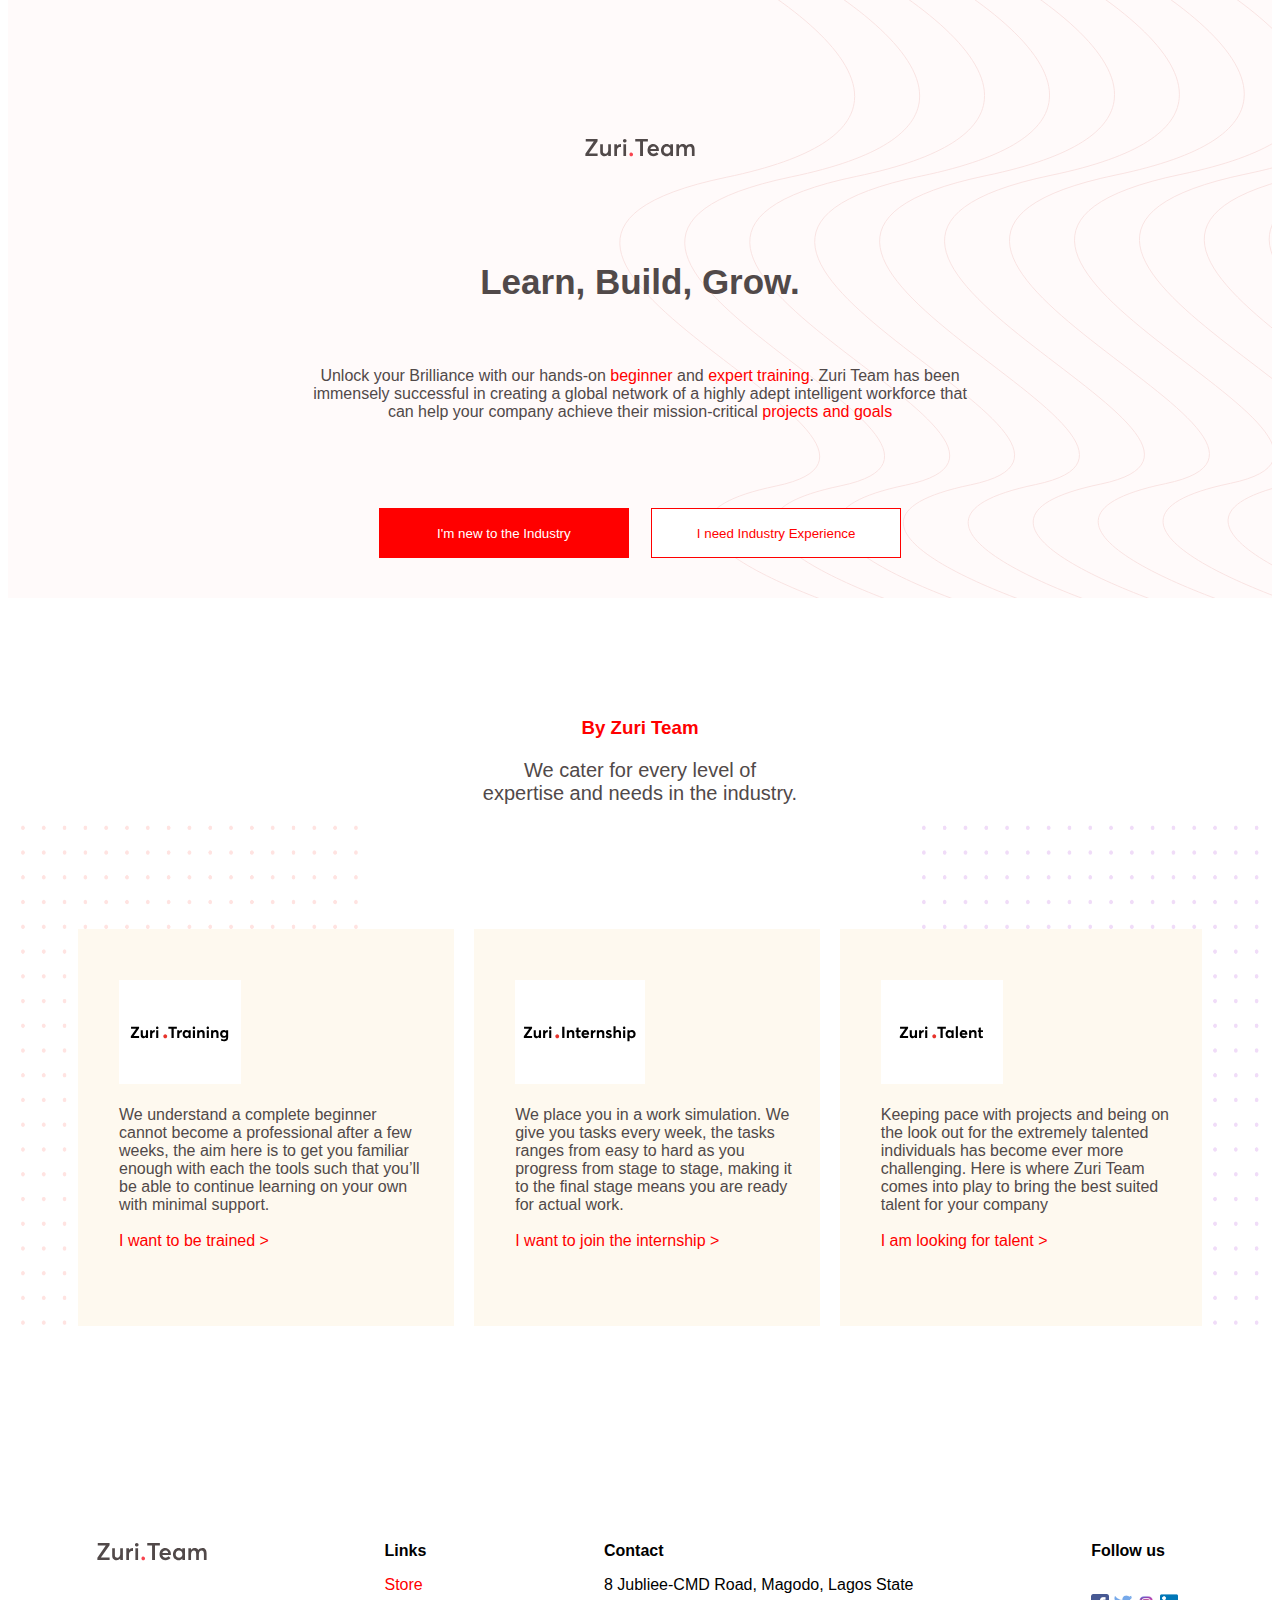
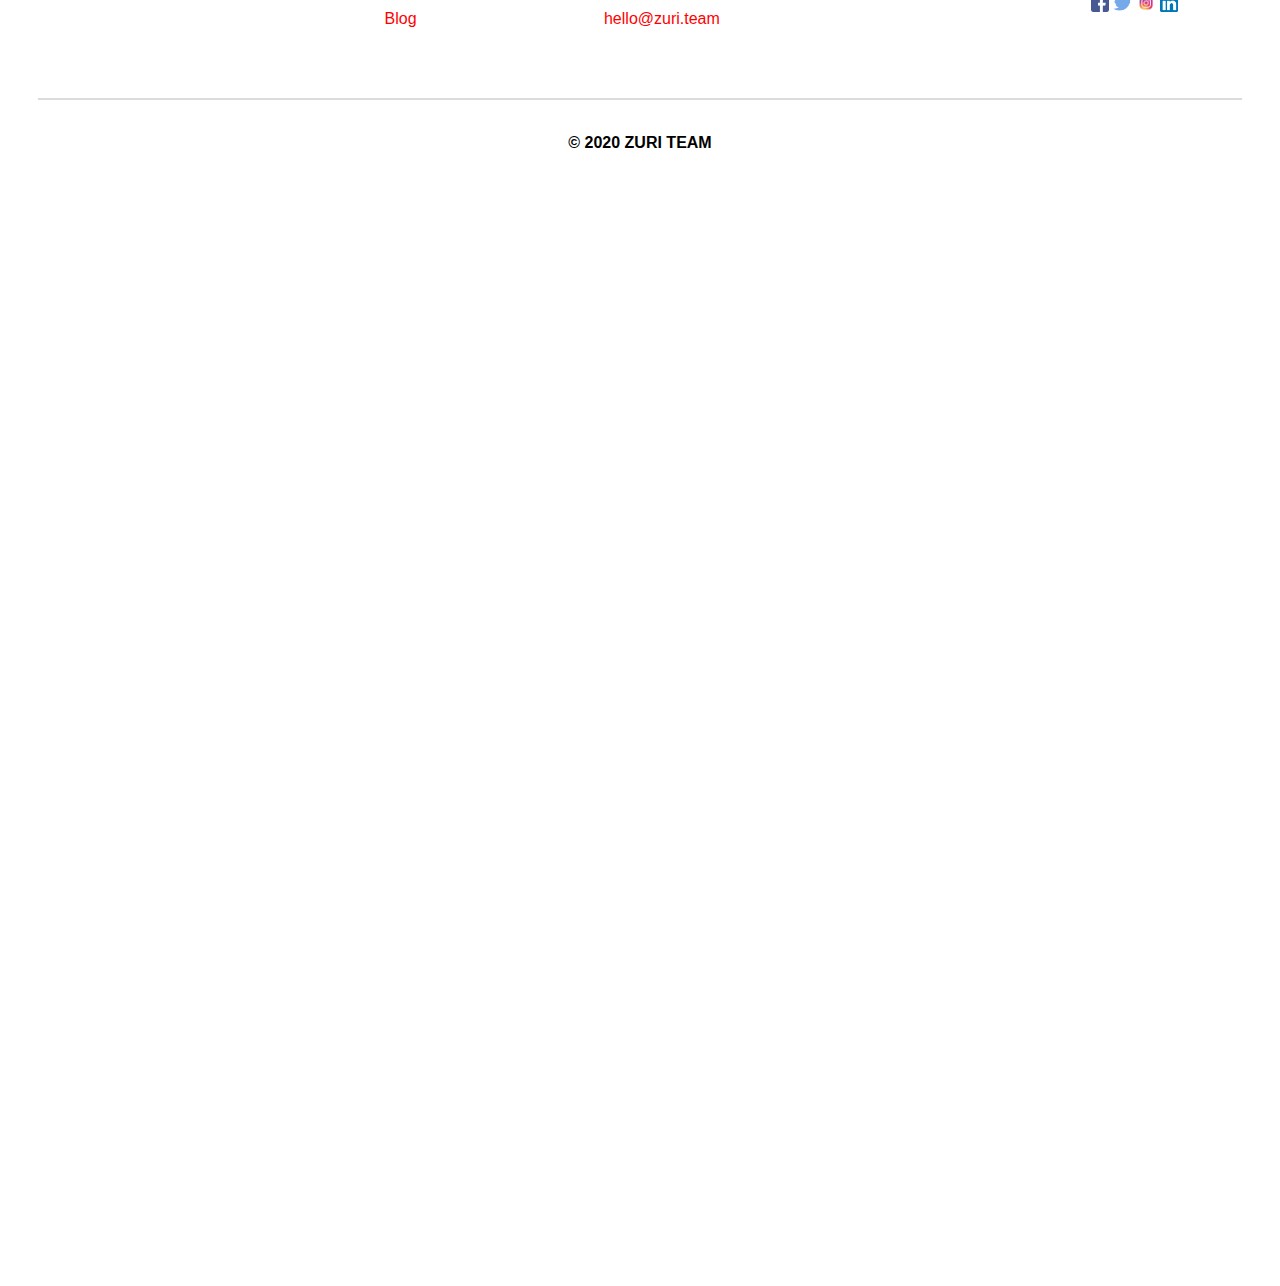
<file: index.html>
<!DOCTYPE html>
<html lang="en">

<head>
    <meta charset="UTF-8">
    <meta http-equiv="X-UA-Compatible" content="IE=edge">
    <meta name="viewport" content="width=device-width, initial-scale=1.0">
    <link href="https://cdn.jsdelivr.net/npm/bootstrap@5.2.0/dist/css/bootstrap.min.css" rel="stylesheet"
        integrity="sha384-gH2yIJqKdNHPEq0n4Mqa/HGKIhSkIHeL5AyhkYV8i59U5AR6csBvApHHNl/vI1Bx" crossorigin="anonymous">

    <link rel="stylesheet" href="style.css">
    <title>Version Daniel | Zuri Team | Learn, Build, Grow.</title>
</head>

<body>

    <section class="heroContainer">

        <div class="topContainer">
            <div class="logoImage">
                <img src="zuri-logo-full.svg" alt="zuri Logo">
            </div>

        </div> <br><br><br><br>



        <div>
            <h2>Learn, Build, Grow.</h2>
        </div> <br>


        <div class="topMsg">
            <p>
                Unlock your Brilliance with our hands-on <span>beginner</span> and <span>expert training</span>. Zuri
                Team has been immensely
                successful in
                creating a global network of a highly adept intelligent workforce that can help your company achieve
                their
                mission-critical <span>projects and goals</span>
            </p>
        </div>


        <div class="topBtn">
            <a href="training.html"> <button class="btn1">I'm new to the Industry</button></a>&nbsp;&nbsp;&nbsp;&nbsp;
            <a href="talent.html"><button class="btn2">I need Industry Experience</button></a>

        </div>


    </section>


    <section class="middleContainer">

        <div class="sloganContainer">
            <h3>By Zuri Team</h3>
            <p class="slogan">
                We cater for every level of <br>
                expertise and needs in the industry.

            </p>
        </div>




    </section>




    <div class="housing">


        <div class="leftImage">
            <img src="left_bvmv7q.png" alt="left dotted image">
        </div>
        <div class="rightImage">
            <img src="right_yz6hn3.png" alt="right dotted image">
        </div>


    </div>




    <section class="threeBoxes">




        <div class="boxOne"><img src="zuri-training-img.svg" alt="Zuri Training"> <br><br> We understand a complete
            beginner
            cannot become a professional after a few weeks, the aim here is to get you familiar
            enough with each the tools such that you’ll be able to continue learning on your own with minimal
            support.
            <br><br>

            <a href="#" class="pageLinker"><span> I want to be trained > </span></a>
        </div>



        <div class="boxTwo"><img src="zuri-internship-img.svg" alt="zuri Internship"> <br><br> We place you in a
            work
            simulation.
            We give you tasks every week, the tasks ranges from easy to hard as you progress from
            stage to stage, making it to the final stage means you are ready for actual work.<br><br>

            <a href="#" class="pageLinker"><span> I want to join the internship ></span></a>
        </div>



        <div class="boxThree"> <img src="zuri-talent-img.svg" alt="Zuri Talent"> <br><br> Keeping pace with projects
            and
            being on
            the look out for the extremely talented individuals has become ever more
            challenging. Here is where Zuri Team comes into play to bring the best suited talent for your
            company<br><br>

            <a href="#" class="pageLinker"><span>I am looking for talent ></span></a>
        </div>




    </section>







    <script src="https://cdn.jsdelivr.net/npm/bootstrap@5.2.0/dist/js/bootstrap.bundle.min.js"
        integrity="sha384-A3rJD856KowSb7dwlZdYEkO39Gagi7vIsF0jrRAoQmDKKtQBHUuLZ9AsSv4jD4Xa"
        crossorigin="anonymous"></script>
</body>




<footer class="mainFooter">


    <div class="topFooter">

        <div>
            <p></p><img src="zuri-logo-full.svg" alt="zuri logo">
        </div>

        <div>
            <p id="fHeader">Links</p>
            <p><span> Store</span></p>
            <p><span>Blog</span></p>
        </div>

        <div>
            <p id="fHeader">Contact</p>
            <p>8 Jubliee-CMD Road, Magodo,
                Lagos State </p>
            <p><span>hello@zuri.team</span></p>
        </div>


        <div>
            <p id="fHeader">Follow us</p> <br>
            <div class="contactIcons">
                <div><a href="#"><img src="fb.png" alt="facebook"></a></div>
                <div><a href="#"><img src="twitter.png" alt="twitter"></a></div>
                <div><a href="#"><img src="IG.png" alt="instagram"></a></div>
                <div><a href="#"><img src="in.png" alt="linkedIn"></a></div>
            </div>
        </div>

    </div> <br><br><br>

    <hr> <br>


    <div class="bottomFooter">
        <div>
            <p>
                © 2020 ZURI TEAM
            </p>
        </div>
    </div>


</footer>

</html>
</file>
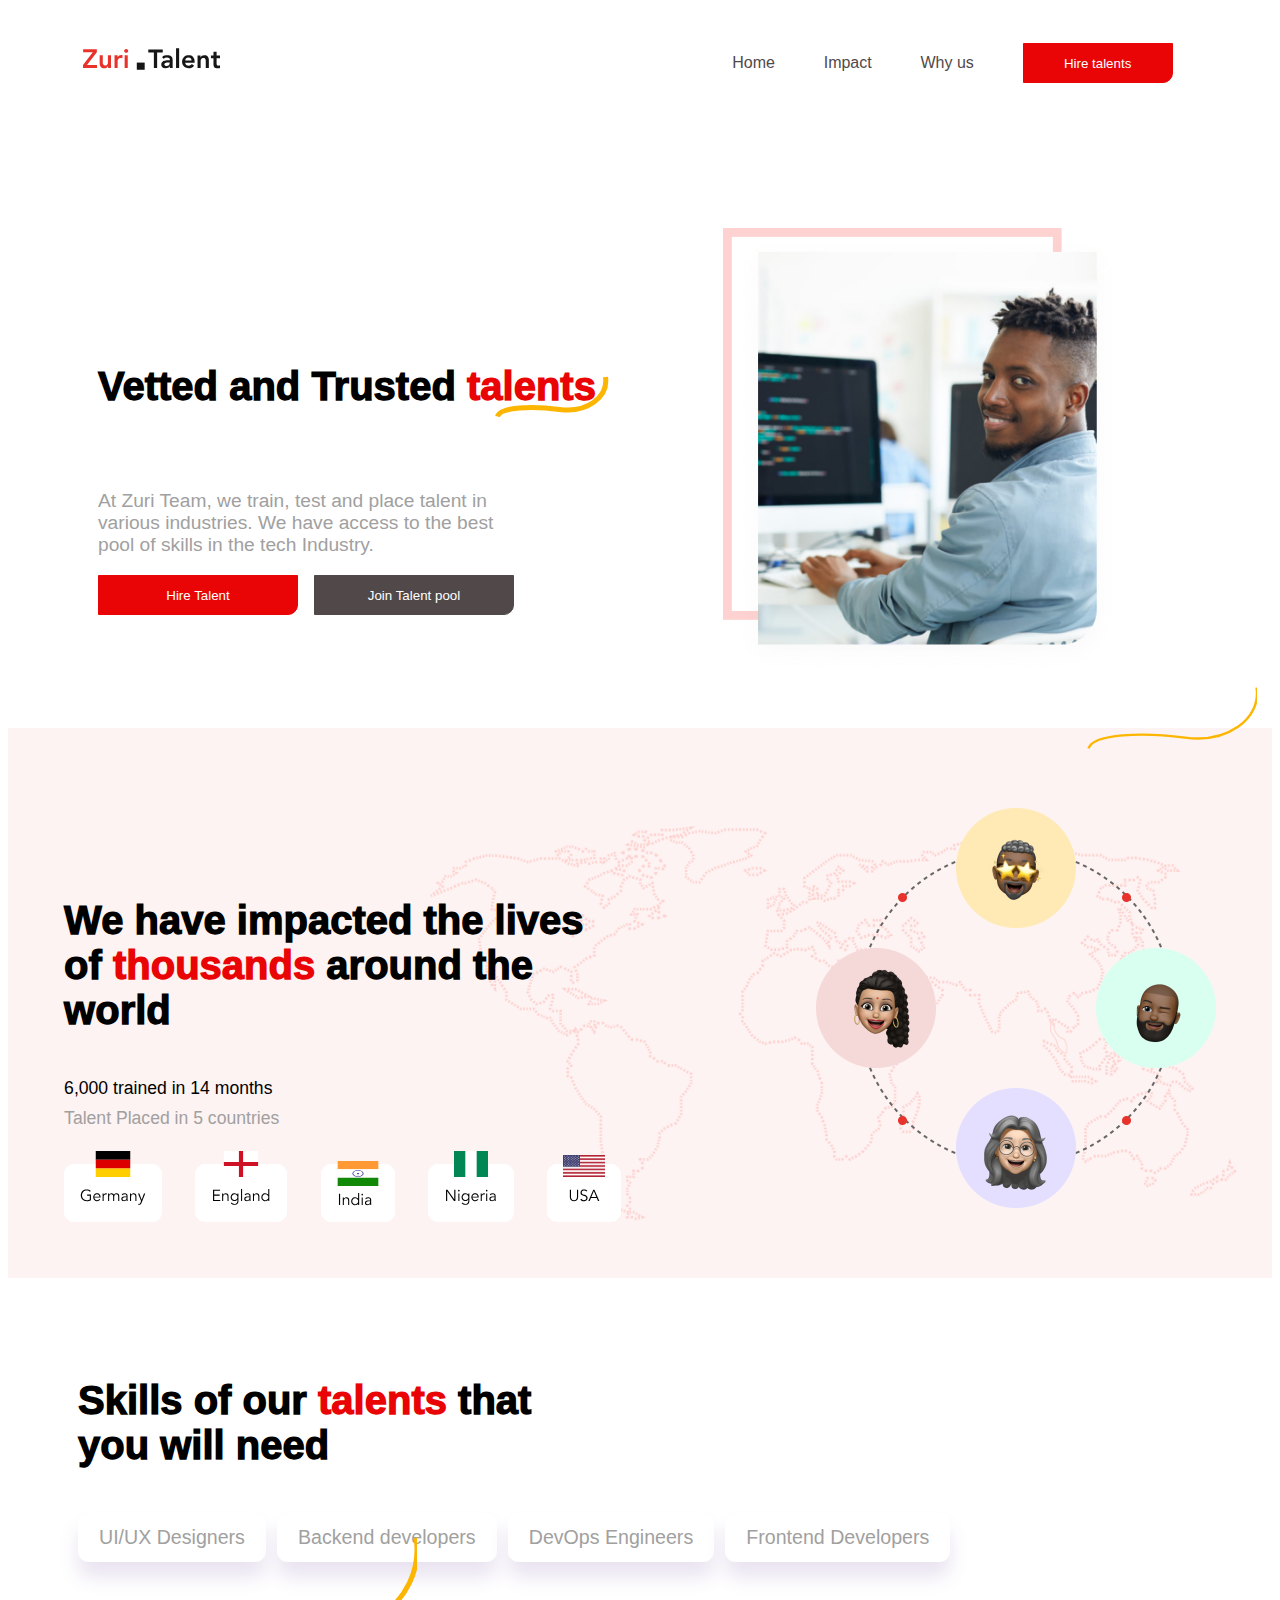
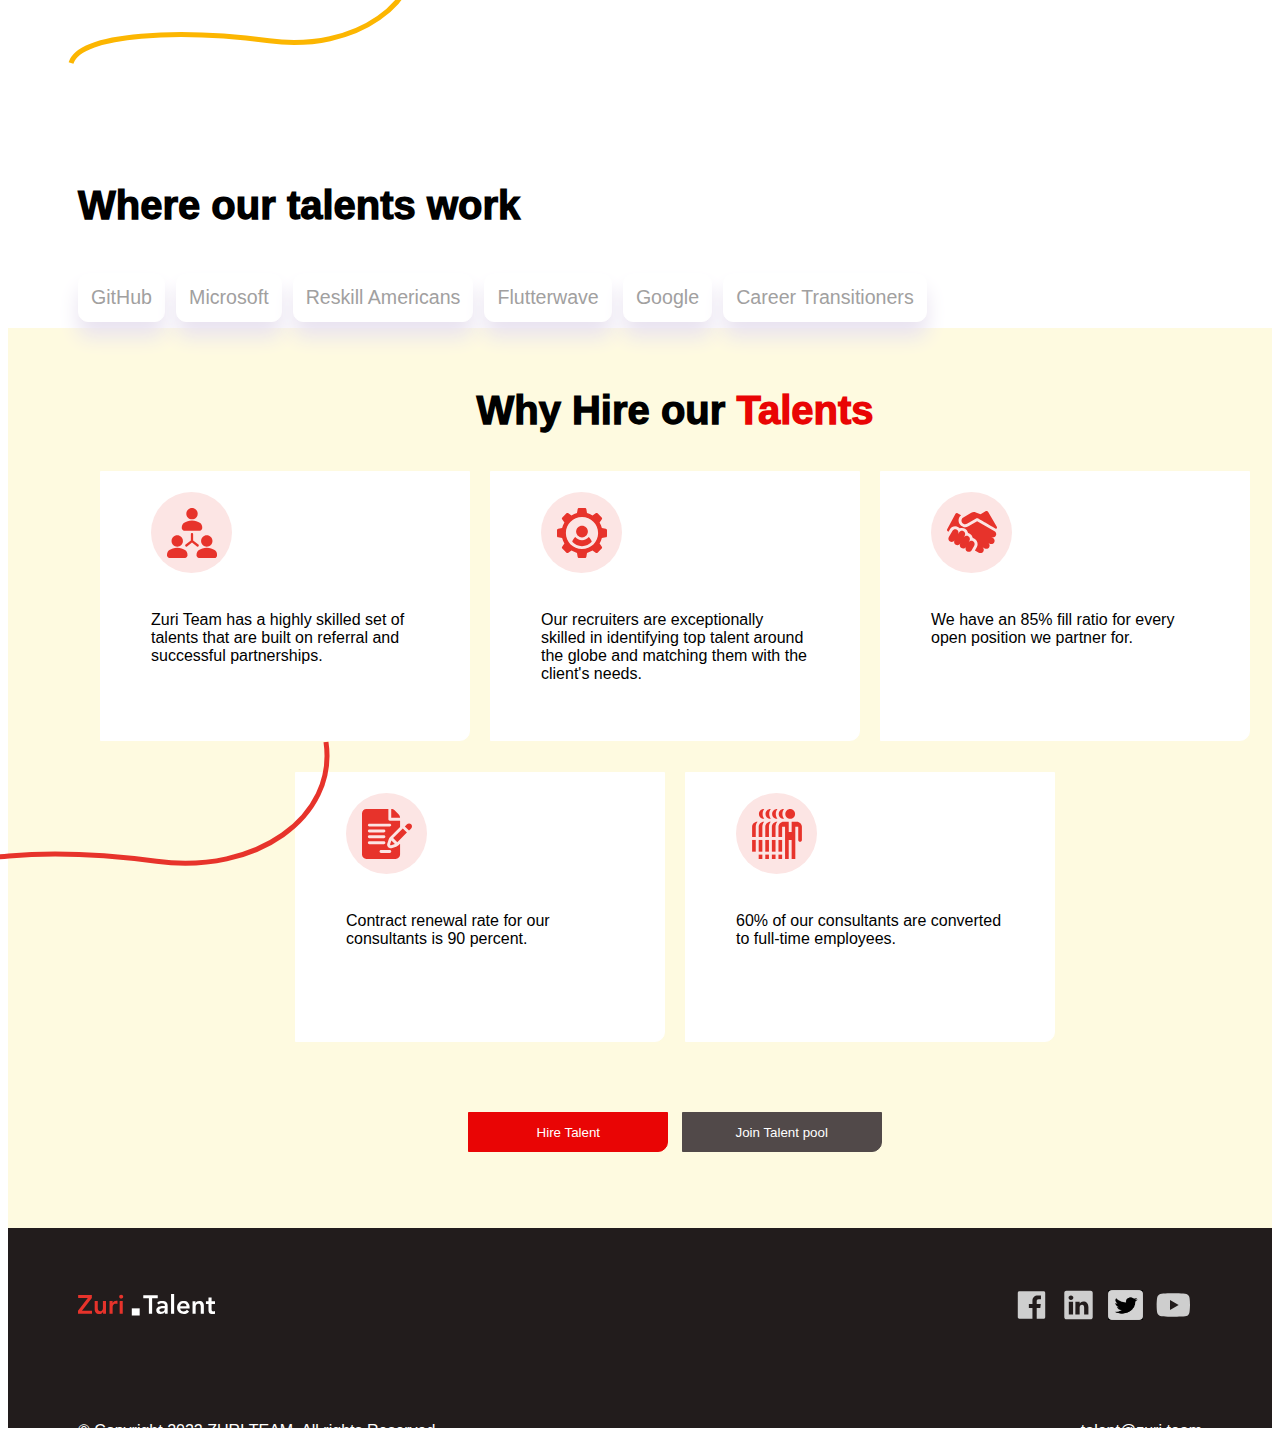
<file: talent.html>
<!DOCTYPE html>
<html lang="en">

<head>
    <meta charset="UTF-8">
    <meta http-equiv="X-UA-Compatible" content="IE=edge">
    <meta name="viewport" content="width=device-width, initial-scale=1.0">
    <link href="https://cdn.jsdelivr.net/npm/bootstrap@5.2.0/dist/css/bootstrap.min.css" rel="stylesheet"
        integrity="sha384-gH2yIJqKdNHPEq0n4Mqa/HGKIhSkIHeL5AyhkYV8i59U5AR6csBvApHHNl/vI1Bx" crossorigin="anonymous">

    <title>Version Daniel| Zuri Talent</title>
    <link rel="stylesheet" href="style.css">

</head>



<body>

    <!-- Begining of Nav -->
    <nav class="navTalentPage">

        <div class="navLogo">
            <a href="#">
                <img src="zuri.talentlogo2.svg" alt="logo">
            </a>
        </div>

        <div class="navLinks">
            <a href="index.html">
                <div>Home</div>
            </a>

            <a href="#">
                <div>Impact</div>
            </a>
            <a href="#">
                <div>Why us</div>
            </a>

            <div><a href="#"><button>Hire talents</button></a></div>

        </div>
    </nav>
    <!-- End of nav -->


    <div class="talentFirstSection">

        <div class="talentBoxOne">
            <p class="vetted">Vetted and Trusted <span>talents</span>
                <img src="thick2.svg" alt="">

            </p> <br>
            <p class="talentMsg">At Zuri Team, we train, test and place talent in <br>
                various industries. We have access to the best <br>
                pool of skills in the tech Industry.</p>

            <div> <a href=""><button class="boxOnebtn1">Hire Talent</button></a> &nbsp;
                <a href=""><button class="boxOnebtn2">Join Talent pool</button></a>
            </div>
        </div>



        <div class="talentBoxTwo">
            <img src="section1.png" alt="">
            <span class="line"> <img src="line1.svg" alt=""></span>
        </div>
    </div>


    <!-- <div class="row" style="border: 1px solid black;" id="mainRow">

        <div class="col-xl-7 bg-light">Lorem, ipsum dolor sit amet consectetur adipisicing elit. Ipsa obcaecati at,
            atque
            velit voluptas eos excepturi repudiandae nostrum modi fugiat dolorem odit explicabo iusto maiores
            dolores
            nemo vitae? Excepturi, ullam.</div>
        <div class="col-xl-5 bg-light" id="second-div"><img src="section1.png" alt=""></div>
    </div> -->

    <div class="talentSecondSection">

        <div class="talentBoxThree">
            <p>We have impacted the lives <br> of <span class="thousands">thousands</span> around the <br> world</p>

            <p class="undertxt">6,000 trained in 14 months <br>
                <span>Talent Placed in 5 countries</span>
            </p>
            <span class="flag"><img src="GER.svg" alt=""></span> &nbsp;
            <span class="flag"><img src="ENG.svg" alt=""></span> &nbsp;
            <span class="flag"><img src="ind.svg" alt=""></span> &nbsp;
            <span class="flag"><img src="NIG.svg" alt=""></span> &nbsp;
            <span class="flag"><img src="ussa.svg" alt=""></span> &nbsp;
        </div>

        <div class="talentBoxFour"> <img src="section2.png" alt=""></div>

    </div>


    <div class="talentThirdSection">

        <p>Skills of our <span id="talent3">talents</span> that <br> you will need</p>
        <span class="skill">UI/UX Designers</span>
        <span class="skill">Backend developers</span>
        <span class="skill">DevOps Engineers</span>
        <span class="skill">Frontend Developers</span>
        <span class="line2"> <img src="line1.svg" alt=""></span>
        <br><br>


        <p>Where our talents work</p>
        <span class="employer">GitHub</span>
        <span class="employer">Microsoft</span>
        <span class="employer">Reskill Americans</span>
        <span class="employer">Flutterwave</span>
        <span class="employer">Google</span>
        <span class="employer">Career Transitioners</span>
    </div>





    <div class="talentFourthSection">
        <div class="talentFourSectionHeader">
            Why Hire our&nbsp;<span class="talentfour">Talents</span>
        </div> <br>

        <div class="talentCards1">
            <!-- card 1 -->
            <div id="cards" class="card1">
                <div>
                    <img src="people.svg" alt="">
                </div> <br>

                <P>Zuri Team has a highly skilled set of talents that are built on referral and
                    successful partnerships.</P>
            </div>

            <!-- card 2 -->
            <div id="cards" class="card2">
                <div>
                    <img src="mech.svg" alt="">
                </div> <br>
                <p>Our recruiters are exceptionally skilled in identifying top talent around the
                    globe and matching them with the client's
                    needs.</p>
            </div>

            <!-- card 3 -->
            <div id="cards" class="card3">
                <div>
                    <img src="hand.svg" alt="">
                </div> <br>
                <P>We have an 85% fill ratio for every open position we partner for.</P>

            </div>
        </div>
        <span class="rope"><img src="rope.svg" alt=""></span>
        <div class="talentCards2">
            <!-- Card 4 -->
            <div id="cards" class="card4">

                <div>
                    <span><img src="write.svg" alt=""></span>
                </div> <br>
                <p>Contract renewal rate for our consultants is 90 percent.</p>

            </div>
            <!-- card 5 -->
            <div id="cards" class="card5">
                <div>
                    <img src="many.svg" alt="">
                </div> <br>
                <p>60% of our consultants are converted to full-time employees.</p>

            </div>
        </div>



        <div class="talentbottombtn">
            <div> <a href=""><button class="boxOnebtn1">Hire Talent</button></a> &nbsp;
                <a href=""><button class="boxOnebtn2">Join Talent pool</button></a>
            </div>
        </div>

    </div>



    <footer class="talentFooter">
        <div class="talentBottom1">
            <p><img src="zuri.talentlogo.svg" alt=""></p>


            <div class="talentContactIcons">
                <div><a href="#"><img src="facebook.svg" alt="facebook"></a></div>
                <div><a href="#"><img src="linkd.svg" alt="twitter"></a></div>
                <div><a href="#"><img src="twit.png" alt="instagram"></a></div>
                <div><a href="#"><img src="youtube.svg" alt="linkedIn"></a></div>
            </div>
        </div>

        <div class="talentBottom2">
            <p>© Copyright 2022 ZURI TEAM. All rights Reserved</p>

            <p>talent@zuri.team</p>
        </div>


    </footer>


    <script src="https://cdn.jsdelivr.net/npm/bootstrap@5.2.0/dist/js/bootstrap.bundle.min.js"
        integrity="sha384-A3rJD856KowSb7dwlZdYEkO39Gagi7vIsF0jrRAoQmDKKtQBHUuLZ9AsSv4jD4Xa"
        crossorigin="anonymous"></script>
</body>

</html>
</file>
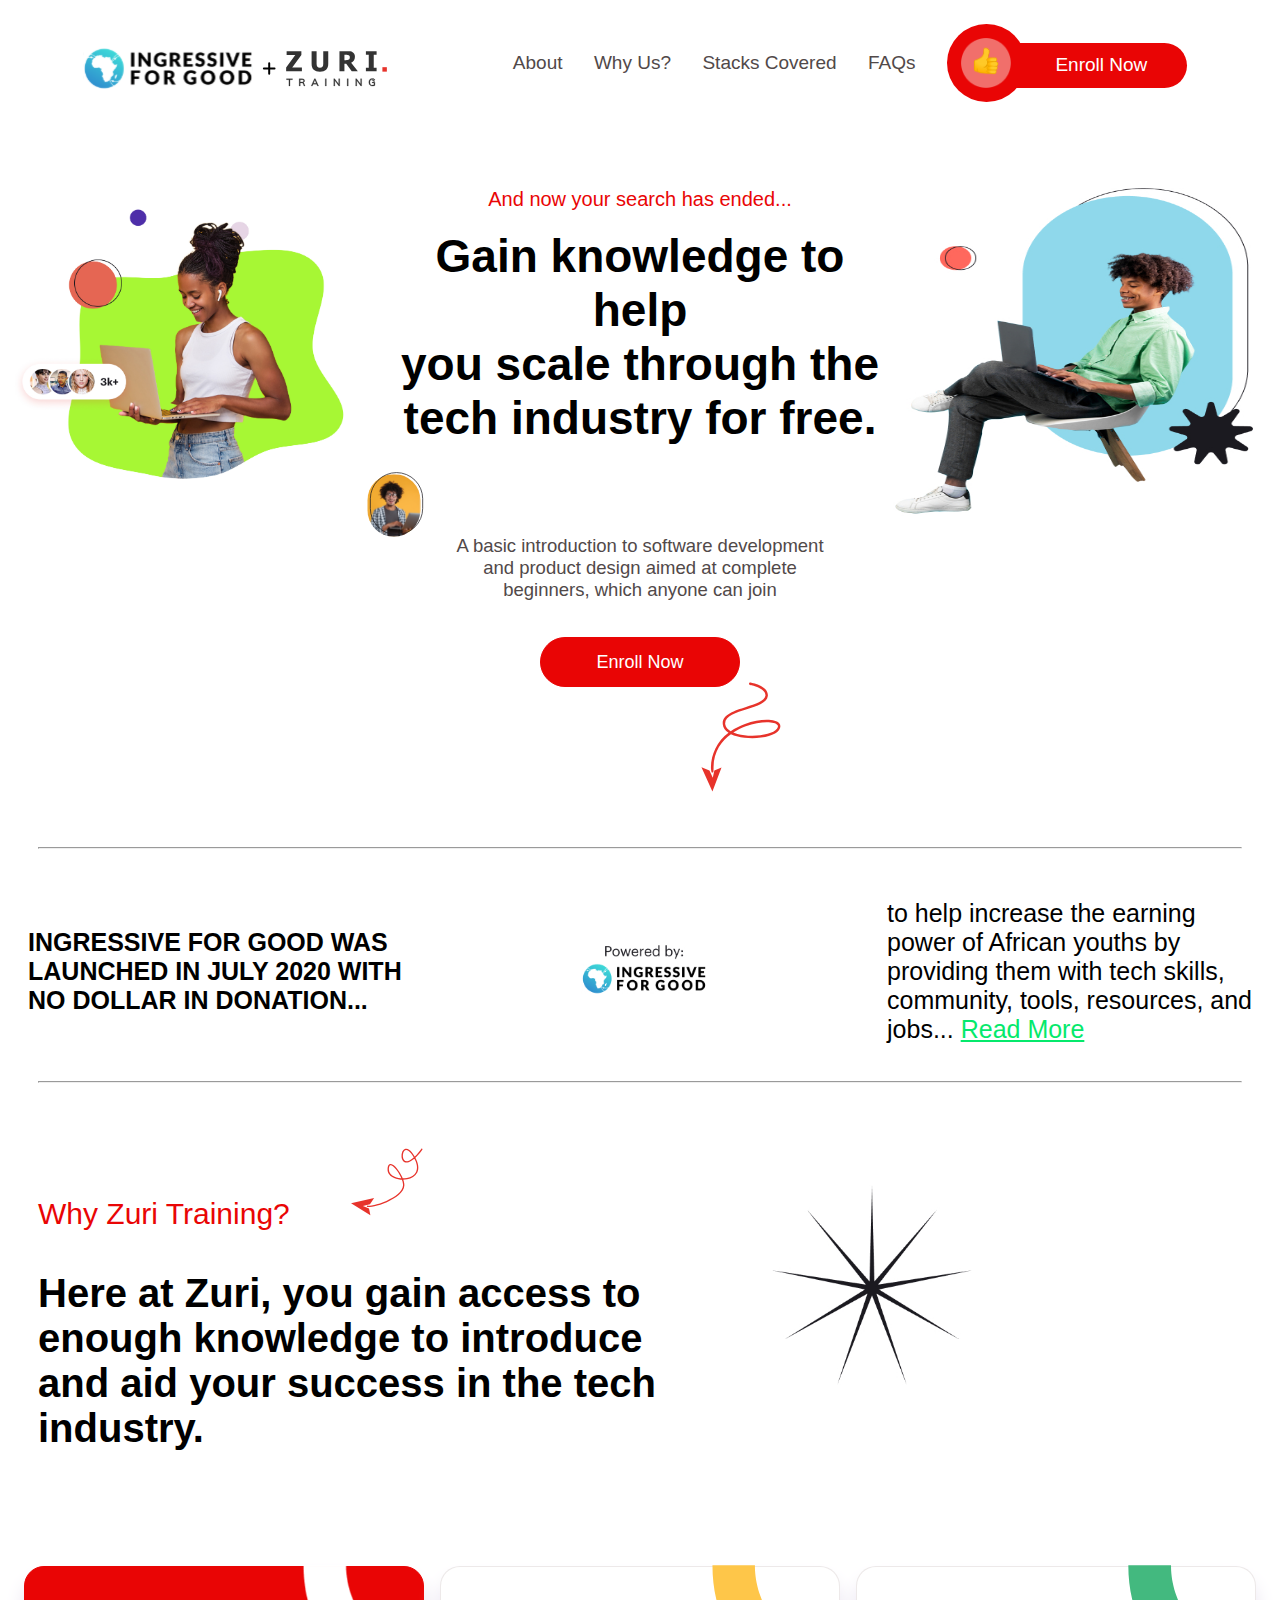
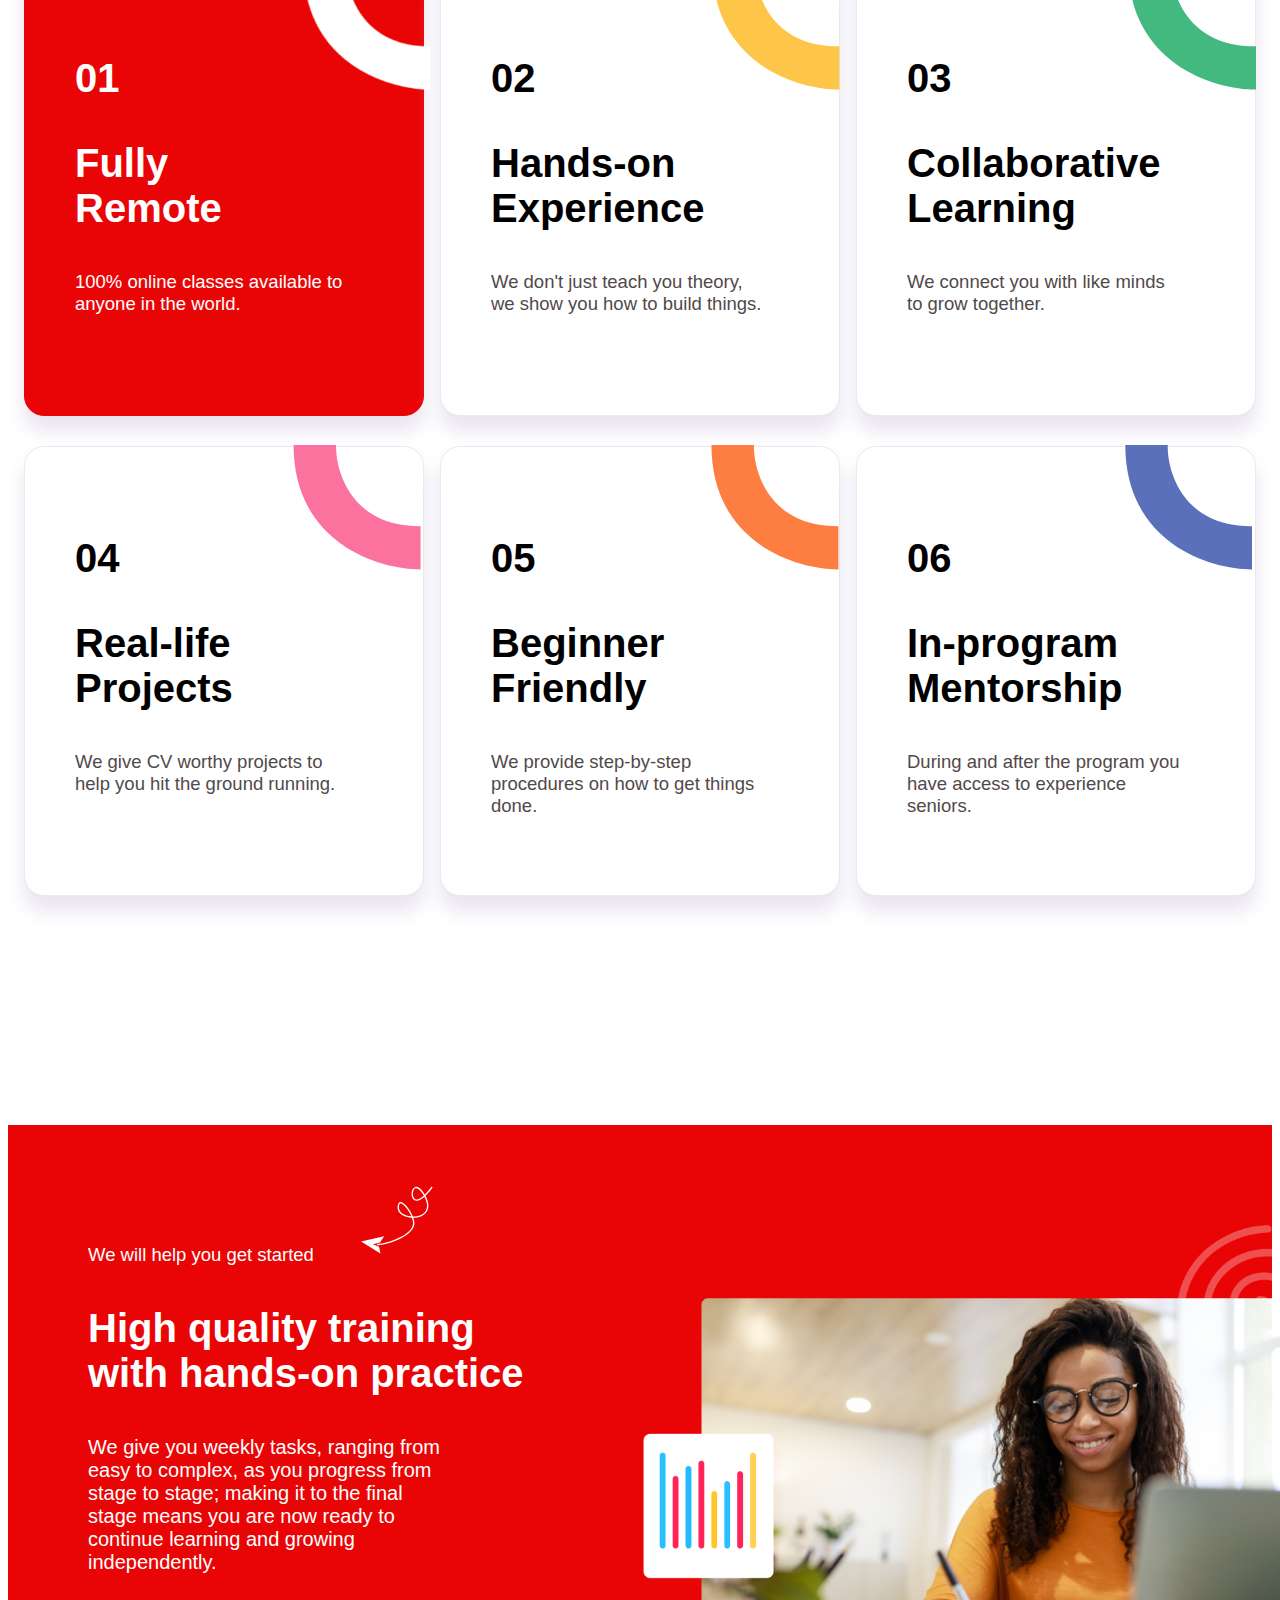
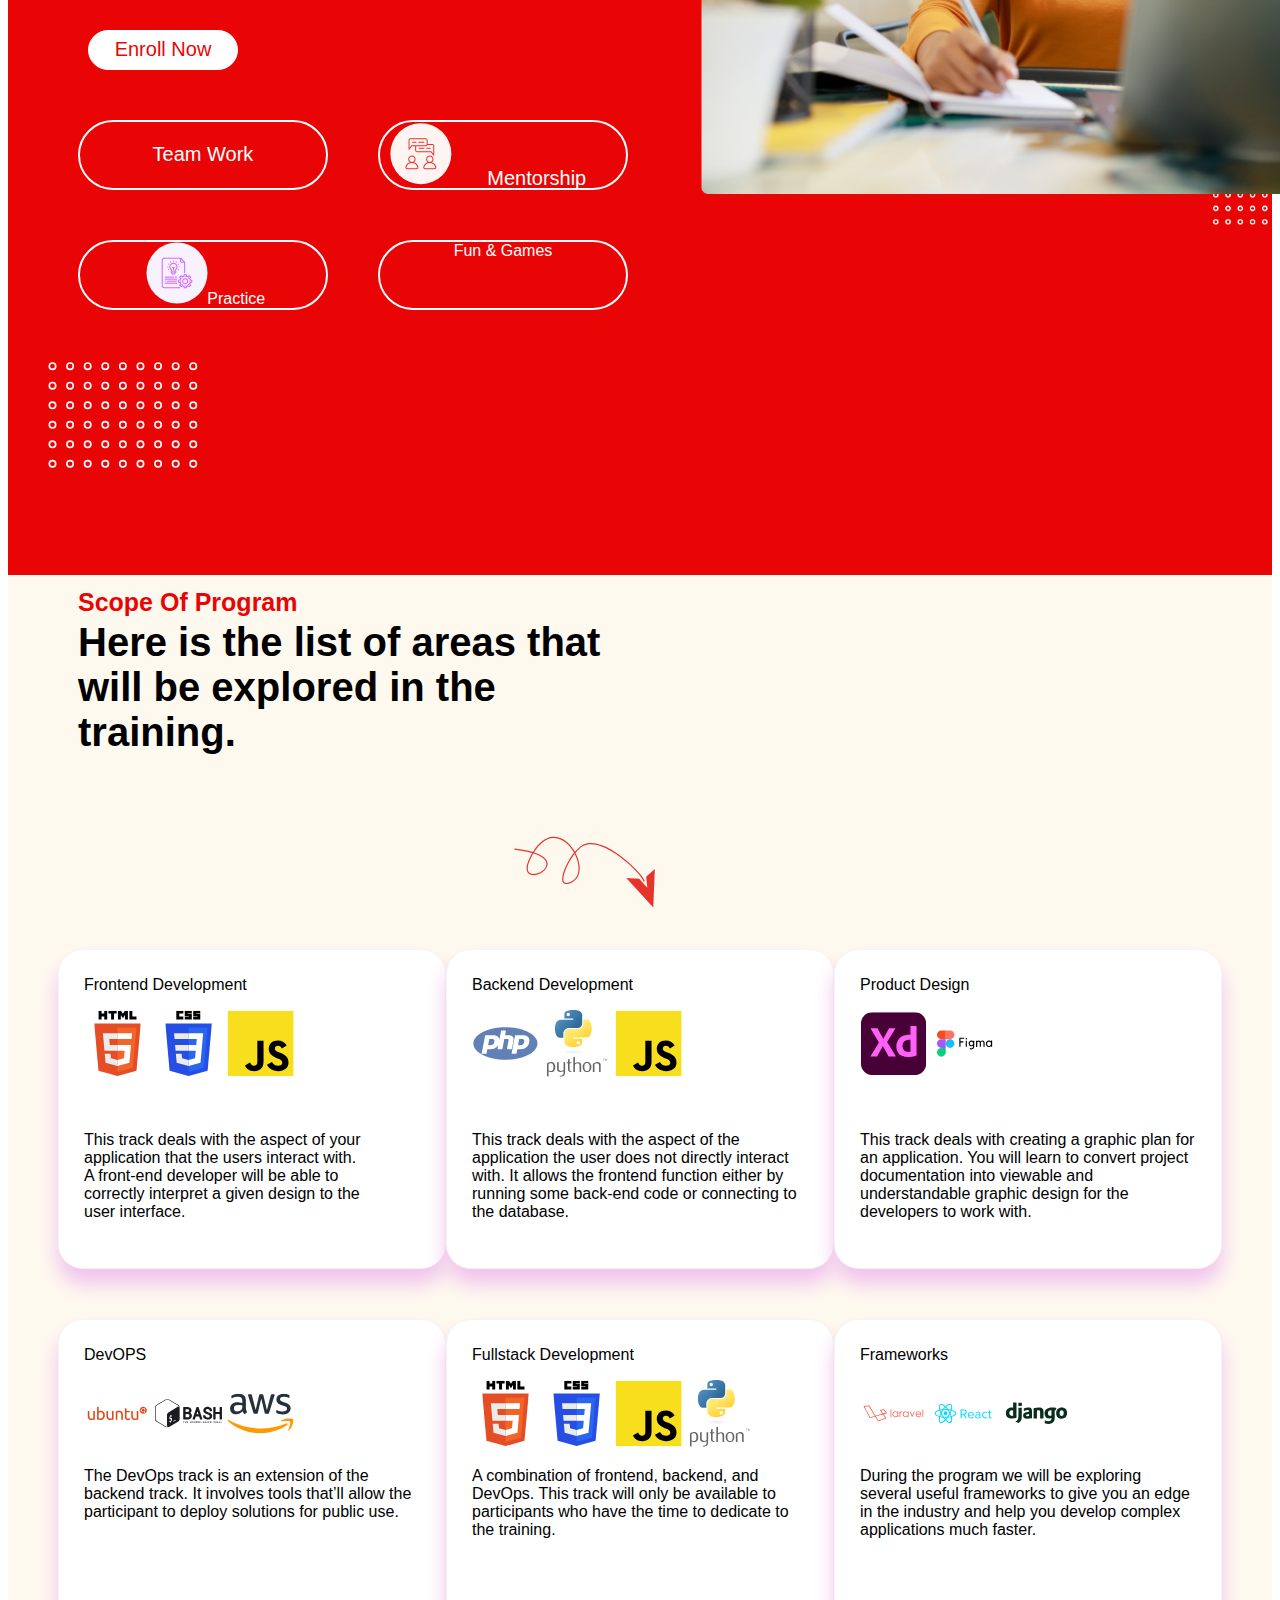
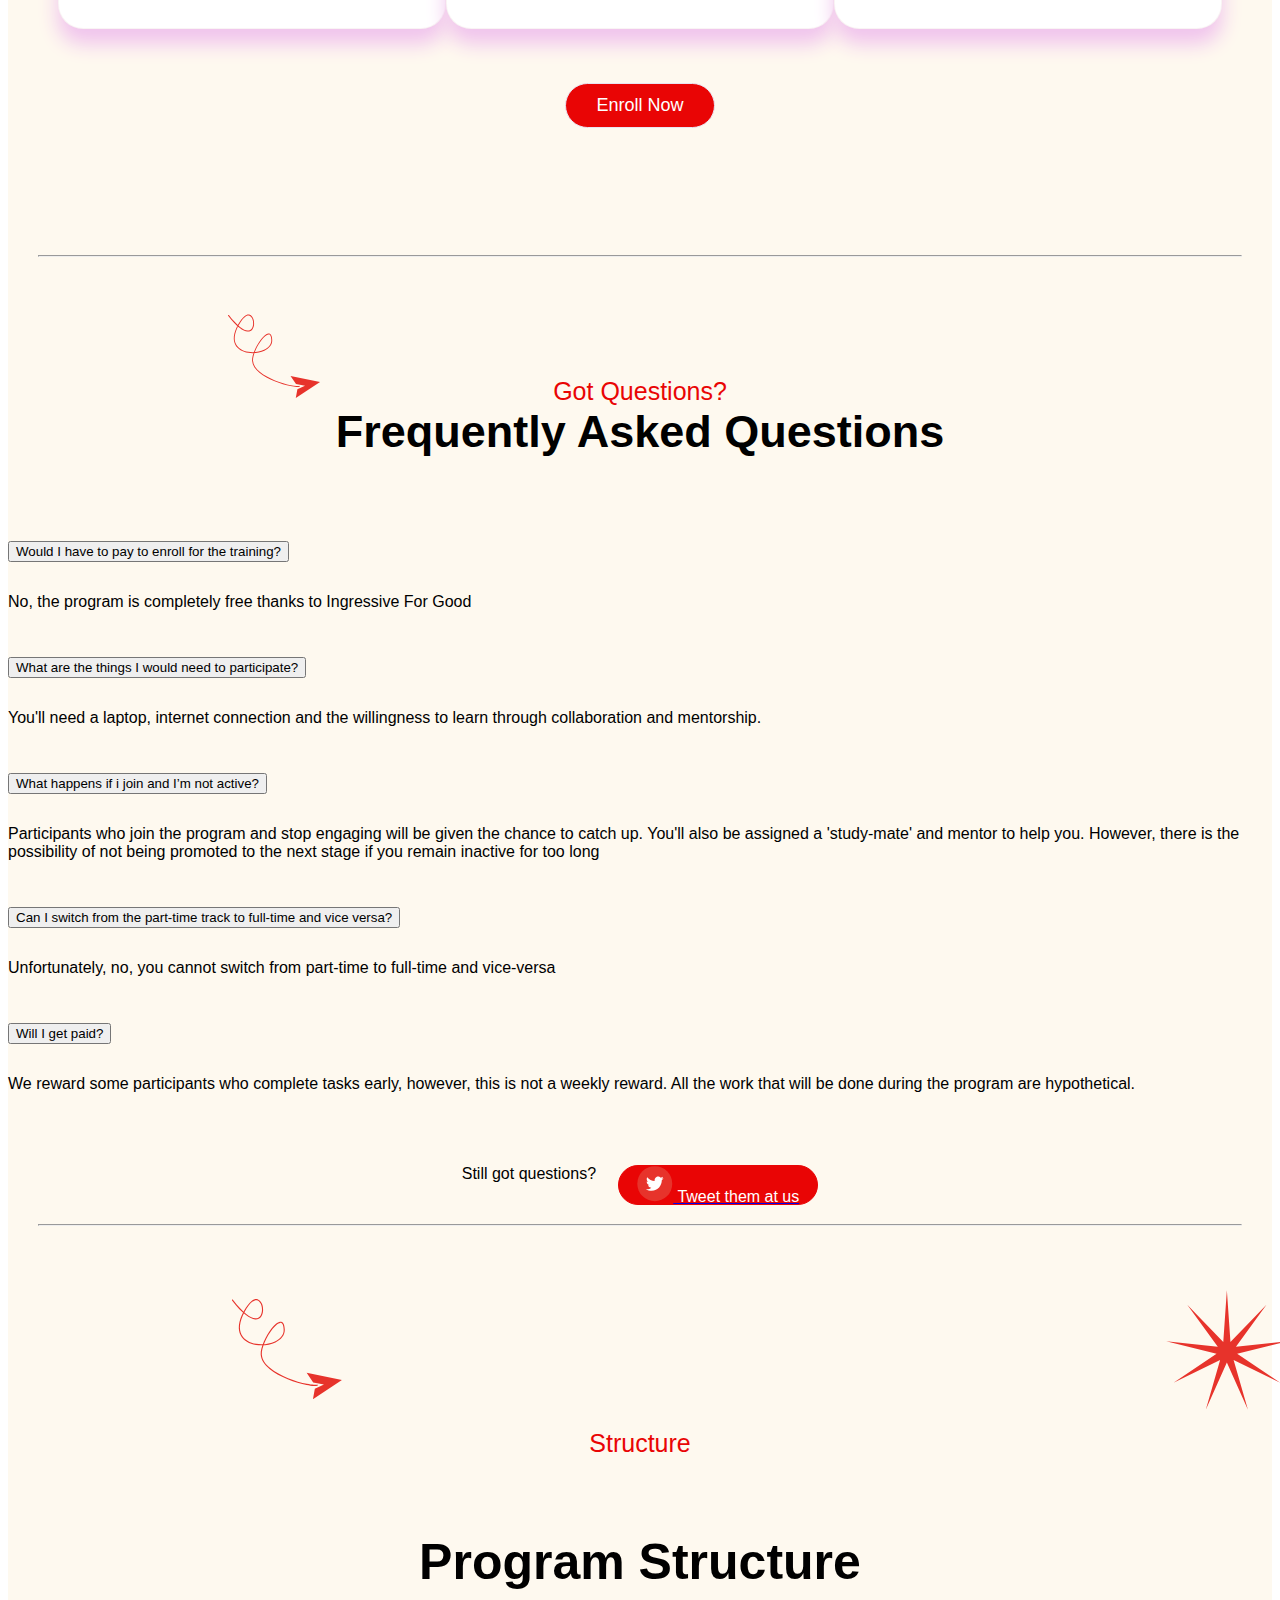
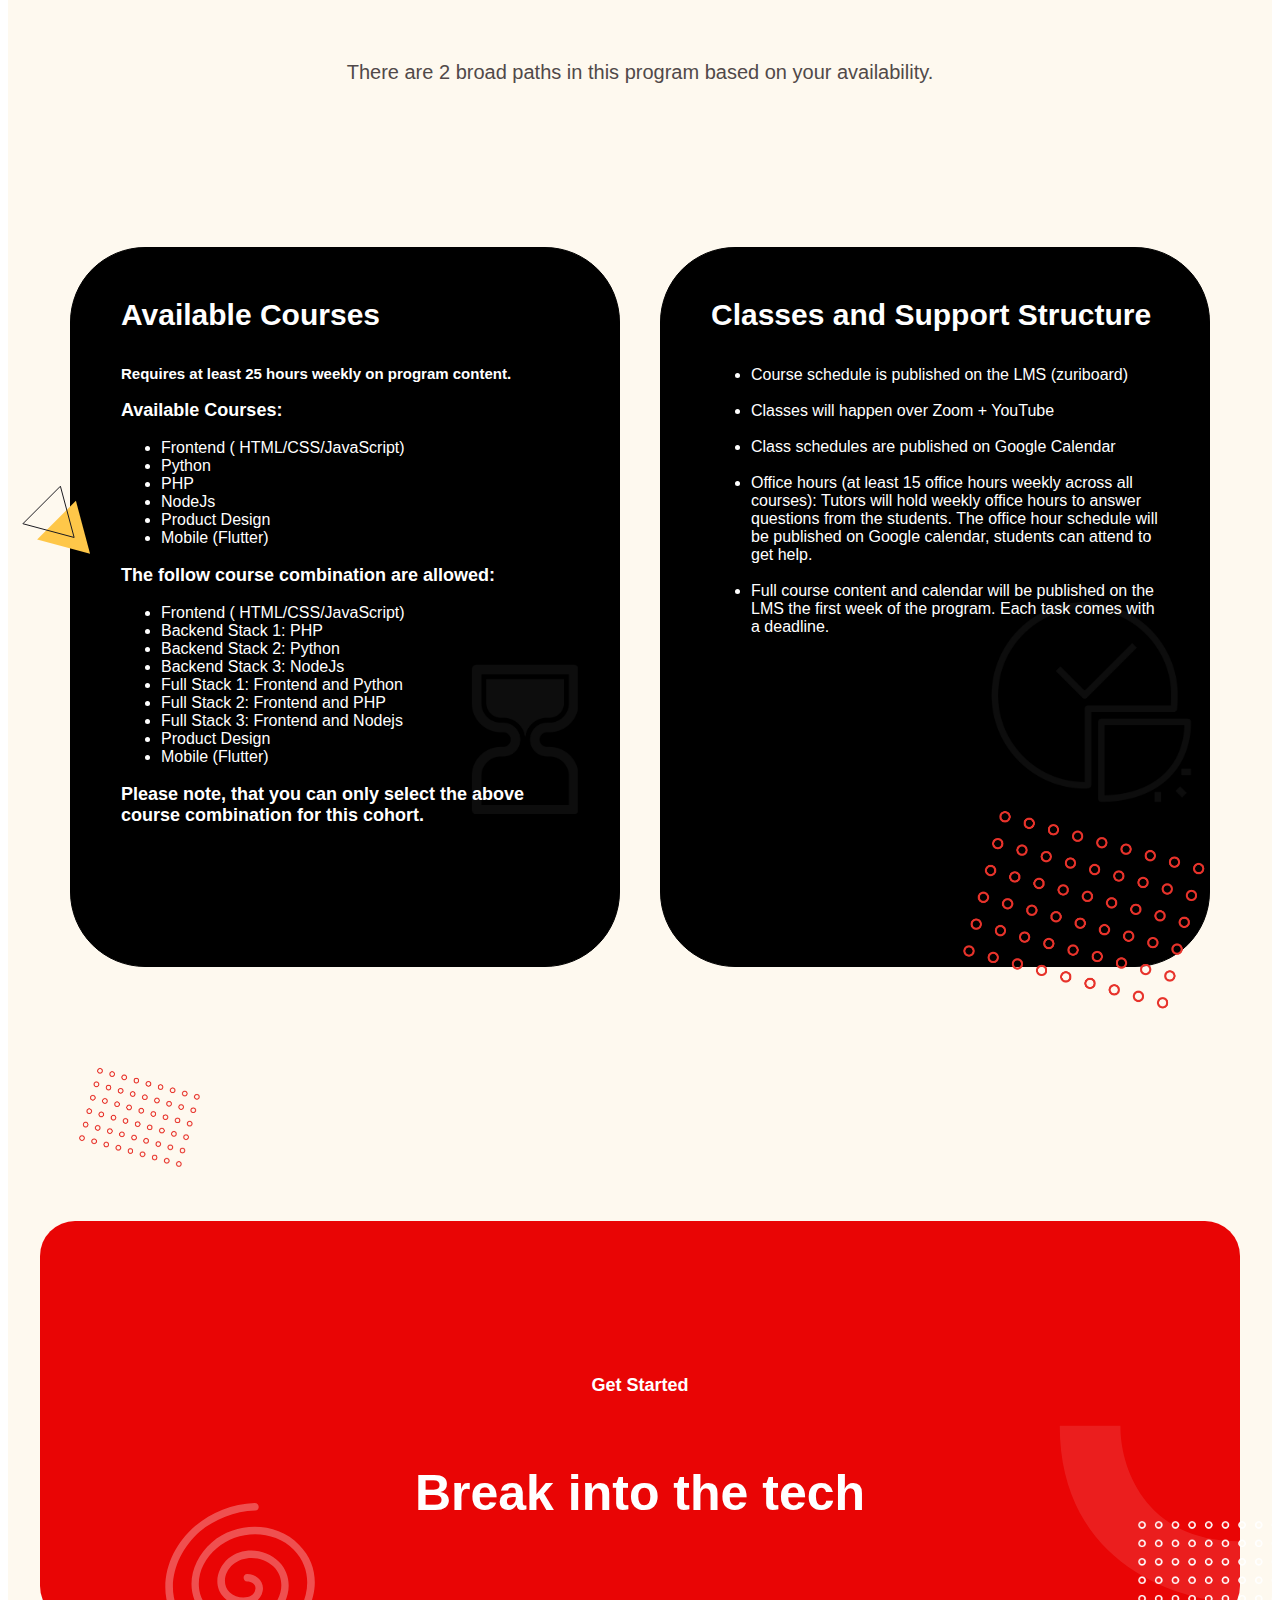
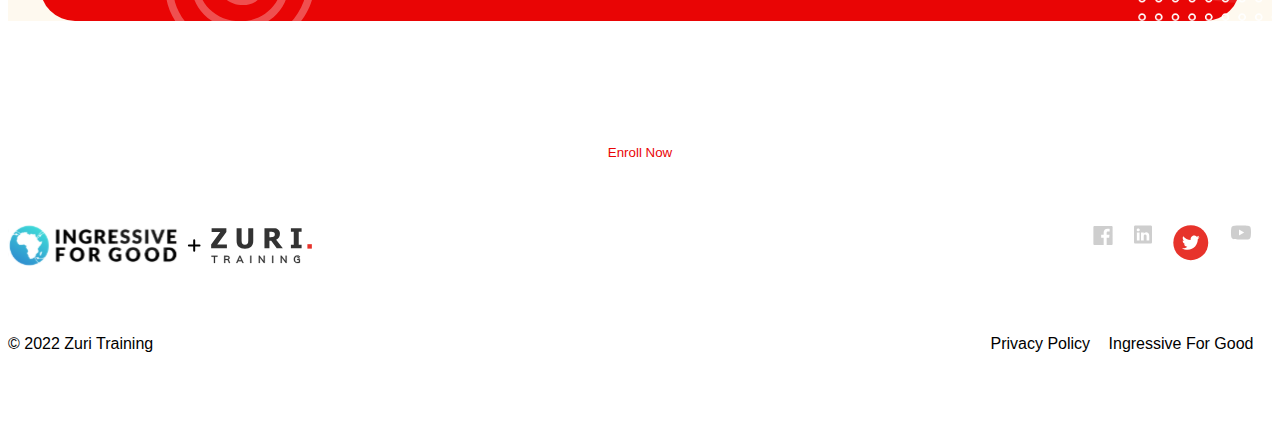
<file: training.html>
<!DOCTYPE html>
<html lang="en">

<head>
    <meta charset="UTF-8">
    <meta http-equiv="X-UA-Compatible" content="IE=edge">
    <meta name="viewport" content="width=device-width, initial-scale=1.0">
    <title>Version Daniel | Zuri Training</title>
    <link rel="stylesheet" href="style.css">
    <link href="https://cdn.jsdelivr.net/npm/bootstrap@5.2.0/dist/css/bootstrap.min.css" rel="stylesheet"
        integrity="sha384-gH2yIJqKdNHPEq0n4Mqa/HGKIhSkIHeL5AyhkYV8i59U5AR6csBvApHHNl/vI1Bx" crossorigin="anonymous">



    <style>
        body {
            /* background-color: #fef9ef; */

        }

        main {
            /* padding: 0px 30px 0px 30px; */
        }
    </style>
</head>

<!-- Begining of Nav -->
<nav class="navTrainingPage">

    <div class="navLogoTraining">
        <a href="#">
            <img src="ingressivezurilogo.svg" alt="Ingresive&zurilogo">
        </a>
    </div>

    <div class="navLinksTraining">
        <a href="index.html">
            <div>About</div>
        </a>

        <a href="#">
            <div>Why Us?</div>
        </a>
        <a href="#">
            <div>Stacks Covered</div>
        </a>

        <a href="#">
            <div>FAQs</div>
        </a>

        <div id="enroll">
            <div class="thumb"><a href=""><img src="thumbs.png" alt="thumbs"></a></div>

            <div class="enrollNow"><a href="#">Enroll Now</a></div>
        </div>

    </div>
</nav>
<!-- End of nav -->





<body>

    <main>

        <section class="trainingFirstSection">

            <div class="lady1"> <img src="lady1.jpg" alt="lady1">

                <div class="maleFace"><img src="maleface.svg" alt=""></div>
            </div>

            <div class="trainingCaptionTop"> <span class="trainingCaption1">And now your search has ended...</span> <br>

                <span class="trainingCaption2">Gain knowledge to help <br> you scale through the <br> tech industry for
                    free.</span>
                <br><br> <br><br><br>

                <span class="trainingCaption3"> A basic introduction to software development<br> and product design
                    aimed at
                    complete<br> beginners, which anyone can join</span> <br><br>

                <button>Enroll Now</button>

                <img class="section1wire" src="section1wire.svg" alt="section1wire">

            </div>

            <div class="male1"> <img src="male1.jpg" alt="male1"></div>



        </section>


        <hr>



        <section class="trainingSecondSection">

            <div class="trainingBox1">INGRESSIVE FOR GOOD WAS <br>
                LAUNCHED IN JULY 2020 WITH <br>
                NO DOLLAR IN DONATION...
            </div>

            <div class="trainingBox2">
                <img src="ingresive.jpg" alt="powered by ingresive">

            </div>

            <div class="trainingBox3">to help increase the earning <br>
                power of African youths by <br>
                providing them with tech skills, <br>
                community, tools, resources, and <br>
                jobs... <span>Read More</span>
            </div>


        </section> <br>
        <hr>


        <div class="trainingThirdSection">

            <div>
                <img class="section3wire" src="section3wire.svg" alt="section3wire">

                <p>Why Zuri Training?</p>
                <p>Here at Zuri, you gain access to <br>
                    enough knowledge to introduce <br>
                    and aid your success in the tech <br>
                    industry.
                </p>


            </div>

            <div><img class="star" src="Star.jpg" alt="Star">
            </div>
        </div>







        <div class="trainingCardsSection1">

            <div class="trainingCards1">
                <span> 01 </span> <img src="curve1.png" alt="curve1">
                <p>
                    Fully <br>
                    Remote
                </p>
                <p>
                    100% online classes available to anyone in the world.
                </p>
            </div>

            <div class="trainingCards2">
                <span>02</span> <img src="curve.svg" alt="curve"> <br>
                <p>
                    Hands-on <br>
                    Experience
                </p>

                <p>
                    We don't just teach you theory, <br> we show you how to build things.
                </p>

            </div>

            <div class="trainingCards3">

                <span> 03</span> <img src="curve3.svg" alt="curve3"> <br>

                <p>
                    Collaborative<br>
                    Learning <br>
                </p>

                <p>
                    We connect you with like minds <br> to grow together.
                </p>

            </div>

        </div>


        <div class="trainingCardsSection2">

            <div class="trainingCards4">
                <span> 04 </span><img src="curve4.svg" alt="curve4"> <br>
                <p>
                    Real-life<br>
                    Projects <br>
                </p>

                <p>
                    We give CV worthy projects to <br> help you hit the ground running.
                </p>
            </div>

            <div class="trainingCards5">
                <span> 05 </span> <img src="curve5.svg" alt="curve5"> <br>
                <p>
                    Beginner<br>
                    Friendly <br> </p>

                <p>
                    We provide step-by-step <br> procedures on how to get things <br> done.
                </p>
            </div>

            <div class="trainingCards6">
                <span> 06 </span> <img src="curve6.svg" alt="curve6"> <br>
                <p>
                    In-program<br>
                    Mentorship <br>
                </p>

                <p>
                    During and after the program you <br> have access to experience <br> seniors.
                </p>
            </div>

        </div>


        <div class="sectionwire5">
            <img src="section5wire.svg" alt="section5wire">
        </div>

        <section class="trainingFifthSection">


            <div>


                <p>
                    We will help you get started
                </p>

                <p>
                    High quality training <br> with hands-on practice
                </p>

                <p>
                    We give you weekly tasks, ranging from <br>
                    easy to complex, as you progress from <br>
                    stage to stage; making it to the final <br>
                    stage means you are now ready to <br>
                    continue learning and growing <br>
                    independently.
                </p> <br><br>

                <button>Enroll Now</button>

                <br>

                <div class="valueSet1">

                    <button>
                        <!--<img src="hand.svg" alt="hand"> -->Team Work
                    </button>
                    <button> <img src="mentor.svg" alt="mentor"> Mentorship</button>
                    <!-- <div class="teamwork">Team Work</div>
                    <div class="mentorship">Mentorship</div> -->
                </div>



                <div class="valueSet2">

                    <!-- <button>Practice</button>
                    <button>Fun & Games</button> -->

                    <div class="practice"><img src="practice.svg" alt="practice"> Practice</div>
                    <div class="fun">Fun & Games</div>
                </div>


                <div class="dotSection5">
                    <img src="dotsection5.svg" alt="dotsection5">
                </div>

            </div>



            <div class="section5Img">

                <img src="section5-image.png" alt="section 5 image">

            </div>


        </section>







        <section class="trainingSection6">

            <div class="section6Caption">
                <p>
                    <span> Scope Of Program </span><br>

                    Here is the list of areas that <br>
                    will be explored in the <br>
                    training.
                </p>
            </div>

            <div class="section6Img">
                <img src="section6.svg" alt="">
            </div>

            <div class="section6Cards">

                <div class="section6Cards1">

                    <div class="">

                        <p>
                            Frontend Development
                        </p>

                        <p>
                            <img src="html.svg" alt="">
                            <img src="css-3logo.svg" alt="">
                            <img src="javascriptlogo.svg" alt="">
                        </p> <br>

                        <p>
                            This track deals with the aspect of your application that the users interact with. <br>
                            A front-end developer will be able to <br>
                            correctly interpret a given design to the <br>
                            user interface.
                        </p>
                    </div>


                    <div class="">

                        <p>
                            Backend Development
                        </p>

                        <p>
                            <img src="php2logo.svg" alt="">
                            <img src="python-4logo.svg" alt="">
                            <img src="javascriptlogo.svg" alt="">
                        </p>
                        <br>

                        <p>
                            This track deals with the aspect of the application the user does not directly interact
                            with. It allows the frontend
                            function either by running some back-end code or connecting to the database.
                        </p>

                    </div>



                    <div class="">

                        <p>
                            Product Design
                        </p>

                        <p>
                            <img src="adobe-xd_logo.svg" alt="">
                            <img src="figmalogo.svg" alt="">
                        </p> <br>

                        <p>
                            This track deals with creating a graphic plan for an application. You will learn to convert
                            project documentation into
                            viewable and understandable graphic design for the developers to work with.
                        </p>

                    </div>

                </div>


                <div class="section6Cards2">

                    <div class="">

                        <p>
                            DevOPS
                        </p>

                        <p>
                            <img src="Ubuntulogo.svg" alt="">
                            <img src="Bashlogo.svg" alt="">
                            <img src="awslogo.svg" alt="">
                        </p>

                        <p>
                            The DevOps track is an extension of the backend track. It involves tools that’ll allow the
                            participant to deploy
                            solutions for public use.
                        </p>
                    </div>




                    <div class="">

                        <p>
                            Fullstack Development
                        </p>

                        <p>
                            <img src="html.svg" alt="">
                            <img src="css-3logo.svg" alt="">
                            <img src="javascriptlogo.svg" alt="">
                            <img src="python-4logo.svg" alt="">
                        </p>

                        <p>
                            A combination of frontend, backend, and DevOps. This track will only be available to
                            participants who have the time to
                            dedicate to the training.
                        </p>
                    </div>




                    <div class="">

                        <p>
                            Frameworks
                        </p>

                        <p>
                            <img src="Laravellogo.svg" alt="">
                            <img src="Reactlogo.svg" alt="">
                            <img src="Djangologo.svg" alt="">
                        </p>

                        <p>
                            During the program we will be exploring several useful frameworks to give you an edge in the
                            industry and help you
                            develop complex applications much faster.
                        </p>
                    </div>

                </div>


            </div>

            <br><br><br>


            <div class="trainingBtn6">
                <button>Enroll Now</button>
            </div>


        </section>




        <section class="section7">
            <hr>

            <div class="section7wire">
                <img src="section7wire.svg" alt="">
            </div>




            <div class="section7Caption">
                <div>
                    <p>
                        <span>Got Questions?</span> <br>

                        <span>Frequently Asked Questions</span>
                    </p>
                </div>
            </div>





            <div class="container">
                <div class="accordion" id="accordionExample">

                    <div class="accordion-item">
                        <h2 class="accordion-header" id="headingOne">

                            <button class="accordion-button" type="button" data-bs-toggle="collapse"
                                data-bs-target="#collapseOne" aria-expanded="true" aria-controls="collapseOne">
                                Would I have to pay to enroll for the training?
                            </button>

                        </h2>

                        <div id="collapseOne" class="accordion-collapse collapse show" aria-labelledby="headingOne"
                            data-bs-parent="#accordionExample">

                            <div class="accordion-body">
                                No, the program is completely free thanks to Ingressive For Good
                            </div>

                        </div>


                    </div>


                    <div class="accordion-item">
                        <h2 class="accordion-header" id="headingTwo">

                            <button class="accordion-button" type="button" data-bs-toggle="collapse"
                                data-bs-target="#collapseTwo" aria-expanded="true" aria-controls="collapseTwo">
                                What are the things I would need to participate?
                            </button>

                        </h2>

                        <div id="collapseTwo" class="accordion-collapse collapse show" aria-labelledby="headingTwo"
                            data-bs-parent="#accordionExample">

                            <div class="accordion-body">
                                You'll need a laptop, internet connection and the willingness to learn through
                                collaboration
                                and mentorship.
                            </div>

                        </div>


                    </div>





                    <div class="accordion-item">
                        <h2 class="accordion-header" id="headingThree">

                            <button class="accordion-button" type="button" data-bs-toggle="collapse"
                                data-bs-target="#collapseThree" aria-expanded="true" aria-controls="collapseThree">
                                What happens if i join and I’m not active?
                            </button>

                        </h2>

                        <div id="collapseThree" class="accordion-collapse collapse show" aria-labelledby="headingThree"
                            data-bs-parent="#accordionExample">

                            <div class="accordion-body">
                                Participants who join the program and stop engaging will be given the chance to catch
                                up. You'll also be assigned a
                                'study-mate' and mentor to help you. However, there is the possibility of not being
                                promoted to the next stage if you
                                remain inactive for too long
                            </div>

                        </div>


                    </div>




                    <div class="accordion-item">
                        <h2 class="accordion-header" id="headingFour">

                            <button class="accordion-button" type="button" data-bs-toggle="collapse"
                                data-bs-target="#collapseFour" aria-expanded="true" aria-controls="collapseFour">
                                Can I switch from the part-time track to full-time and vice versa?
                            </button>

                        </h2>

                        <div id="collapseFour" class="accordion-collapse collapse show" aria-labelledby="headingFour"
                            data-bs-parent="#accordionExample">

                            <div class="accordion-body">
                                Unfortunately, no, you cannot switch from part-time to full-time and vice-versa
                            </div>

                        </div>


                    </div>





                    <div class="accordion-item">
                        <h2 class="accordion-header" id="headingFive">

                            <button class="accordion-button" type="button" data-bs-toggle="collapse"
                                data-bs-target="#collapseFive" aria-expanded="true" aria-controls="collapseFive">
                                Will I get paid?
                            </button>

                        </h2>

                        <div id="collapseFive" class="accordion-collapse collapse show" aria-labelledby="headingFive"
                            data-bs-parent="#accordionExample">

                            <div class="accordion-body">
                                We reward some participants who complete tasks early, however, this is not a weekly
                                reward. All the work that will be
                                done during the program are hypothetical.
                            </div>

                        </div>


                    </div>




                </div>


            </div>


            <br><br><br><br>

            <div class="faqBottom">

                <div>Still got questions?</div> &nbsp;&nbsp;&nbsp;&nbsp;&nbsp;
                <a href="#">
                    <div class="tweetAt"><img src="twitter.svg" alt=""> Tweet them at us</div>
                </a>

            </div>

        </section>






        <section class="section8">

            <br><br><br>

            <hr> <br><br><br>

            <div class="section8TopImages">
                <img src="section7wire.svg" alt="">

                <img src="Star1.svg" alt="">
            </div>


            <div class="programOutline">

                <p>
                    Structure
                </p>

                <p>
                    Program Structure
                </p>

                <p>
                    There are 2 broad paths in this program based on your availability.
                </p>

            </div>


            <span class="move"><img src="move.svg" alt="move"></span>

            <div class="programStructure">
                <div>
                    <span> Available Courses</span> <br> <br>
                    <p>Requires at least 25 hours weekly on program content.</p>
                    <p>Available Courses:</p>
                    <ul>
                        <li>Frontend ( HTML/CSS/JavaScript)</li>
                        <li>Python</li>
                        <li>PHP</li>
                        <li>NodeJs</li>
                        <li>Product Design</li>
                        <li>Mobile (Flutter)</li>
                    </ul>

                    <p>The follow course combination are allowed:</p>

                    <ul>
                        <li>Frontend ( HTML/CSS/JavaScript)</li>
                        <li>Backend Stack 1: PHP</li>
                        <li>Backend Stack 2: Python</li>
                        <li>Backend Stack 3: NodeJs</li>
                        <li>Full Stack 1: Frontend and Python</li>
                        <li>Full Stack 2: Frontend and PHP</li>
                        <li>Full Stack 3: Frontend and Nodejs</li>
                        <li>Product Design</li>
                        <li>Mobile (Flutter)</li>
                    </ul>


                    <P>
                        Please note, that you can only select the above course combination for this cohort.

                    </P>

                    <span class="hour"><img src="hour.png" alt=""></span>

                </div>



                <div>
                    <span> Classes and Support Structure</span> <br><br>

                    <ul>
                        <li>Course schedule is published on the LMS (zuriboard)</li> <br>
                        <li>Classes will happen over Zoom + YouTube</li> <br>
                        <li>Class schedules are published on Google Calendar</li> <br>
                        <li>Office hours (at least 15 office hours weekly across all courses): Tutors will hold weekly
                            office hours to answer
                            questions from the students. The office hour schedule will be published on Google calendar,
                            students can attend to get
                            help.</li> <br>
                        <li>Full course content and calendar will be published on the LMS the first week of the program.
                            Each task comes with a
                            deadline.</li>
                    </ul>

                    <span class="time"><img src="time.png" alt=""></span>

                    <img class="circle1" src="circle.png" alt="">

                </div>
            </div>

            <img class="circle2" src="circle.png" alt="">


            <div class="getStartedcontainer">

                <div class="getStarted">
                    <p></p> <br><br>
                    <p>Get Started</p>
                    <p>Break into the tech</p>
                    <p>industry like a Pro</p>

                    <a href="#">
                        <button>Enroll Now</button>
                    </a>

                    <img class="bend1" src="bend1.svg" alt="bend1">
                    <img class="curve2" src="curve2.svg" alt="curve2">
                    <img class="round" src="round.svg" alt="round">

                </div>
            </div>

        </section>


        <img class="mains" src="mains.png" alt="">



        <div class="container">
            <footer>
                <div class="trainingFooter1">


                    <div><img src="ingressivezurilogo.svg" alt="ingressivezurilogo"></div>

                    <div class="trainingFooterLogos">
                        <div><img src="facebook.svg" alt="facebook"></div>
                        <div><img src="linkd.svg" alt="linkd"></div>
                        <div><img src="twitter.svg" alt="twitter"></div>
                        <div><img src="youtube.svg" alt="youtube"></div>
                    </div>
                </div>

                <div class="trainingFooter2">
                    <div>© 2022 Zuri Training</div>

                    <div class="trainingFooter2Links">
                        <div>Privacy Policy</div>
                        <div>Ingressive For Good</div>
                    </div>

                </div>
            </footer>
        </div>

    </main>






    <script src="https://cdn.jsdelivr.net/npm/bootstrap@5.2.0/dist/js/bootstrap.bundle.min.js"
        integrity="sha384-A3rJD856KowSb7dwlZdYEkO39Gagi7vIsF0jrRAoQmDKKtQBHUuLZ9AsSv4jD4Xa"
        crossorigin="anonymous"></script>
</body>

</html>
</file>
<file: style.css>
@font-face {
    font-family: Averta;
    src: url(https://res.cloudinary.com/dafsch2zs/raw/upload/v1596618987/Zuri%20Landing/AvertaDemoPECuttedDemo-Regular_dghpn7.otf);
}

* {
    box-sizing: border-box;
    font-family: Averta, sans-serif;
}


body {
    height: 320vh;

}

hr {
    margin: 0px 30px 0px 30px;
}

/***********Beginning of Team page styling*************/

.heroContainer {
    display: flex;
    justify-content: center;
    align-items: center;
    flex-direction: column;
    height: 600px;
    width: 100%;
    background-image: url(hero-bg.svg);
    background-size: cover;
    background-position: center center;
    background-repeat: no-repeat;
    margin: -10px 0px 0px 0px;
}

.topContainer {
    margin-top: 100px;
}


div h2 {
    color: #514949;
    font-size: 35px;
}

.topMsg {

    margin: 1px 200px 70px 200px;
    padding: 1px 95px 1px 95px;
    text-align: center;
    color: #514949;
    font-size: 16px;
}

.topMsg span {
    color: red;
}



.topBtn button {
    border: 1px solid red;
}

.btn1 {
    color: white;
    background-color: red;
    height: 50px;
    width: 250px;
}

.btn1:hover {
    background-color: white;
    color: red;
}

.btn2 {
    color: red;
    background-color: white;
    height: 50px;
    width: 250px;
}

.btn2:hover {
    background-color: red;
    color: white;
}

.middleContainer {
    display: flex;
    justify-content: center;
}


.middleContainer div h3 {
    color: red;
}


.sloganContainer {
    margin: 100px 0px 0px 0px;
}

.sloganContainer h3 {
    text-align: center;
}


.slogan {
    text-align: center;
    color: #514949;
    font-size: 20px;
}


.housing {

    display: flex;
    /* border: 1px solid black; */
    justify-content: space-between;
}


.housing img {
    width: 350px;
    height: 500px;
}





.threeBoxes {
    display: flex;
    /* border: 1px solid black; */
    justify-content: space-evenly;
    margin: -400px 60px 60px 60px;

}


.threeBoxes div {
    border: 1px solid #fef9ef;
    background-color: #fef9ef;
    margin: 0px 10px 0px 10px;
    padding: 50px 25px 75px 40px;
    color: #514949;
    font-size: 16px;
}

.threeBoxes span {
    color: red;
}

.pageLinker {
    text-decoration: none;
}




.topFooter {
    display: flex;
    /* border: 1px solid black; */
    justify-content: space-around;
    margin: 200px 0px 0px 0px;
}

.contactIcons {
    display: flex;
}

#fHeader {
    font-weight: bolder;
}



.bottomFooter {
    display: flex;
    justify-content: center;
}

.bottomFooter p {
    font-weight: bolder;
}


.contactIcons img {
    width: 18px !important;
    margin-right: 5px;


}

.topFooter span {
    color: red;
}


footer hr {
    opacity: 0.2;
    border: 0.7px solid #514949;
}

/***********End of Team page styling************/






/*********** Beginning of Talent page styling ***********/

.navTalentPage {
    /* border-bottom: #fef9ef 1px solid; */
    display: flex;
    justify-content: space-between;
    padding: 0px 75px 0px 75px;
    position: sticky;
    top: 0px;
    background-color: white;
    height: 110px;
}

.navLogo {
    flex-grow: 1;
    padding: 40px 0px 0px 0px;
}

.navLinks {
    /* border: 1px solid black; */
    display: flex;
    justify-content: space-around;
    align-items: center;
    flex-grow: 0.4;
    /* padding: 0px 0px 10px 0px; */
}


.navLinks a {
    text-decoration: none;
    color: #514949;
}

.navLinks button {
    border: 1px solid rgb(233, 5, 5);
    background-color: rgb(233, 5, 5);
    color: white;
    height: 40px;
    width: 150px;
    border-bottom-right-radius: 10px;

}



.talentFirstSection {
    display: flex;
    justify-content: space-between;
    margin: 110px -25px 0px 70px;
    background-color: white;
    height: 500px;

}

.talentBoxOne {
    /* border: 1px solid black; */
    padding: 90px 0px 0px 20px;
    color: #a1a0a0;
    font-size: 1.2rem;
    font-weight: lighter;
}

.vetted {
    color: black;
    font-size: 2.5rem;
    font-weight: 1000;
}


.vetted span {
    color: rgb(233, 5, 5);
}


.vetted img {
    position: relative;
    top: 18px;
    left: -112px;
}

.talentMsg {
    font-weight: 20;
    /*************/
}


.talentBoxTwo img {
    height: 450px;
    width: 400px;
}

.line img {
    height: 100px;
    width: 170px;
    position: relative;
    top: 90px;
    left: -40px;
}

.line2 img {
    position: relative;
    top: -25px;
    left: -10px;
}


.boxOnebtn1 {
    color: white;
    background-color: rgb(233, 5, 5);
    border: 1px solid rgb(233, 5, 5);
    height: 40px;
    width: 200px;
    border-bottom-right-radius: 10px;
}

.boxOnebtn2 {
    background-color: #514949;
    border: 1px solid #514949;
    color: white;
    height: 40px;
    width: 200px;
    border-bottom-right-radius: 10px;

}



.talentSecondSection {
    padding-top: 30px;
    background-image: url("bgsection2.png");
    background-repeat: no-repeat;
    background-size: cover;
    /* border: 1px solid black; */
    height: 550px;
    width: 100%;
    display: flex;
    justify-content: space-around;
}

.talentBoxThree {
    /* border: 1px solid black; */
    color: black;
    font-size: 2.5rem;
    font-weight: 1000;
    margin-top: 100px;
}


.thousands {
    color: rgb(233, 5, 5);
}

.undertxt {
    font-size: 1.1rem;
    line-height: 30px;
    font-weight: 100;
}

.undertxt span {
    color: #a1a0a0;

}

.flag {
    background-color: white;
    border: 1px solid white;
    padding: 6px 15px 6px 15px;
    border-radius: 10px;

}

.talentBoxFour {
    /* border: 1px solid black; */
    padding: 30px 0px 0px 30px;
    margin: 20px 0px 0px 30px;
}

.talentBoxFour img {
    height: 400px;
    width: 400px;
}


.talentThirdSection {
    color: black;
    font-size: 2.5rem;
    font-weight: 1000;
    margin: 100px 0px 0px 70px;
    /* border: 1px solid #514949; */
    height: 550px;


}


#talent3 {
    color: rgb(233, 5, 5);
}

.skill {
    color: #a1a0a0;
    background-color: white;
    border: 1px solid white;
    border-radius: 10px;
    font-size: 0.49em;
    font-weight: 50;
    padding: 12px 20px 12px 20px;
    box-shadow: 0px 15px 20px rgb(233, 227, 240);
    display: inline-block;

}

.skill:hover {
    cursor: pointer;
    box-shadow: 0px 15px 20px #fef9ef;
    transform: translateY(-0.50em);
    transition: 0.2s;
}

.employer {
    color: #a1a0a0;
    background-color: white;
    border: 1px solid white;
    border-radius: 10px;
    font-size: 0.49em;
    font-weight: 50;
    padding: 12px;
    box-shadow: 0px 15px 20px rgb(233, 227, 240);
    display: inline-block;
}

.employer:hover {
    cursor: pointer;
    box-shadow: 0px 15px 20px #fef9ef;
    transform: translateY(-0.50em);
    transition: 0.2s;
}


.talentFourthSection {
    padding: 60px 0px 0px 70px;
    /* border: #514949 1px solid; */
    height: 900px;
    background-color: #fefae0;
    /* display: flex;
    justify-content: center; */
}

#cards {
    border-bottom-right-radius: 10px;
    background-color: white;
    border: 1px solid white;
    padding: 20px 50px 50px 50px;
    align-items: center;
}

#cards:hover {
    background-color: rgb(34, 28, 28);
    color: white;
}

.talentFourSectionHeader {
    display: flex;
    justify-content: center;
    font-size: 2.5rem;
    font-weight: 1000;
    margin-bottom: 20px;
}

.talentfour {
    color: rgb(233, 5, 5);
}


.talentCards1 {
    display: flex;
    height: 300px;
    width: 100%;
    flex-direction: row;
    justify-content: center;
    /* border: 1px solid #514949; */
    gap: 20px;
    margin: 0px 0px 0px 0px;

}

.talentCards2 {
    display: flex;
    height: 300px;
    width: 100%;
    flex-direction: row;
    justify-content: center;
    /* border: 1px solid #514949; */
    gap: 20px;
    margin: -150px 0px 0px 0px;

}


.rope {
    position: relative;
    top: -30px;
    left: -90px;
}


.card1 {

    background-color: red;
    height: 270px;
    width: 370px;

}

.card2 {

    background-color: rebeccapurple;
    height: 270px;
    width: 370px;
}

.card3 {

    background-color: royalblue;
    height: 270px;
    width: 370px;
}

.card4 {

    background-color: rosybrown;
    height: 270px;
    width: 370px;
}

.card5 {

    background-color: aqua;
    height: 270px;
    width: 370px;
}



.talentbottombtn {

    display: flex;
    justify-content: center;
    align-items: center;
    margin-top: 40px;
}


.talentFooter {
    height: 200px;
    background-color: rgb(34, 28, 28);
}


.talentBottom1 {
    display: flex;
    justify-content: space-between;
    padding: 50px 70px 0px 70px;
}

.talentBottom2 {
    display: flex;
    justify-content: space-between;
    color: white;
    padding: 70px 70px 0px 70px;
}

.talentContactIcons {
    display: flex;
    justify-content: space-evenly;
    align-items: center;
    width: 200px;
}

.talentContactIcons img {

    width: 35px;
    height: 30px;
}

/*********** End of Talent page styling ***********/







/*********** Beginning of Training page styling ***********/


.navTrainingPage {
    /* border-bottom: #fef9ef 1px solid; */
    display: flex;
    justify-content: space-between;
    padding: 0px 75px 0px 75px;
    position: sticky;
    top: 0px;
    background-color: white;
    height: 110px;
    /* background-color: #fef9ef; */
    font-size: 19px;
}

.navLogoTraining {
    flex-grow: 0.2;
    padding: 40px 0px 0px 0px;
}

.navLinksTraining {
    /* border: 1px solid black; */
    display: flex;
    justify-content: space-between;
    align-items: center;
    flex-grow: 0.5;
    /* padding: 0px 0px 10px 0px; */
}


.navLinksTraining a {
    text-decoration: none;
    color: #514949;
}

.navLinksTraining button {
    border: 1px solid rgb(233, 5, 5);
    background-color: rgb(233, 5, 5);
    color: white;
    height: 40px;
    width: 150px;
    border-bottom-right-radius: 10px;

}


#enroll {

    display: flex;
    /* border: 1px solid black; */
    justify-content: center;
    align-items: center;
    width: 250px;
    height: 60px;

}

.enrollNow {
    background-color: rgb(233, 5, 5);
    height: 45px;
    width: 250px;
    position: relative;
    top: 2px;
    left: -10px;
    border-bottom-right-radius: 25px;
    border-top-right-radius: 25px;
    display: flex;
    justify-content: center;
    align-items: center;


}

.enrollNow a {
    color: white;
}


.thumb {
    background-color: rgb(233, 5, 5);
    border-radius: 50%;
    height: 78px;
    width: 115px;
    color: white;

}

#enroll img {
    width: 50px;
    height: 50px;
    position: relative;
    top: 13.8px;
    left: 13.8px;

}



.trainingFirstSection {
    /* border: 1px solid black; */
    display: flex;
    justify-content: space-around;
    margin: 70px 5px 50px 5px;
}

.trainingFirstSection img {
    /* background-color: #fef9ef; */
}


.lady1 img {
    height: 350px;
    width: 380px;

}

.male1 img {
    height: 350px;
    width: 380px;


}

.maleFace img {
    width: 65px;
    height: 65px;
    position: relative;
    top: -70px;
    left: 350px;
}


.trainingFirstSection button {
    background-color: rgb(233, 5, 5);
    color: white;
    width: 200px;
    height: 50px;
    border: 1px solid rgb(233, 5, 5);
    border-radius: 25px;
    font-size: 18px;
}

.trainingCaptionTop {
    display: flex;
    flex-direction: column;
    align-items: center;
    text-align: center;
}

.trainingCaption1 {
    color: rgb(233, 5, 5);
    font-size: 20px;
    font-weight: 100;
}

.trainingCaption2 {
    font-size: 46px;
    font-weight: 900;
}

.trainingCaption3 {
    font-size: 18.5px;
    font-weight: 100;
    color: #514949;
}

.section1wire {
    position: relative;
    top: -5px;
    left: 100px;
    height: 110px;
}


.trainingSecondSection {
    display: flex;
    justify-content: space-between;
    align-items: center;
    margin: 20px 20px -10px 20px;
}


.trainingBox1 {
    font-weight: 900;
    font-size: 25px;
}

.trainingBox2 img {
    width: 220px;
    height: 200px;
}

.trainingBox3 {
    font-size: 25px;
}

.trainingBox3 span {
    color: rgb(5, 233, 108);
    text-decoration: underline;
    font-weight: 100;
}

.trainingThirdSection {
    display: flex;
    justify-content: space-between;
    align-items: center;
    margin: 0px 300px 0px 30px;
}

.trainingThirdSection p:nth-of-type(1) {
    color: rgb(233, 5, 5);
    font-size: 30px;
}

.trainingThirdSection p:nth-of-type(2) {
    color: black;
    font-size: 40px;
    font-weight: 900;
}

.section3wire {
    height: 80px;
    position: relative;
    top: 60px;
    left: 300px;
}

.star {
    height: 200px;
    width: 200px;
}



.trainingCardsSection1 {
    /* border: 1px solid black; */
    height: 500px;
    margin: 50px 0px 0px 0px;
    display: flex;
    justify-content: space-evenly;
    align-items: center;
}

.trainingCardsSection1 div {
    /* border: 1px solid black; */
    height: 450px;
    width: 400px;
    padding: 0px 50px 50px 50px;
    box-shadow: 0px 15px 20px rgb(233, 227, 240);
}

.trainingCardsSection1 div:nth-of-type(1) {
    background-color: rgb(233, 5, 5);
    border: 1px solid rgb(233, 5, 5);
    color: white;
}

.trainingCardsSection1 div:nth-of-type(1n) {
    border-radius: 20px;
}

.trainingCardsSection1 span {
    font-size: 40px;
    font-weight: 900;
}

.trainingCards1 p:nth-of-type(1) {
    font-size: 40px;
    font-weight: 900;
}

.trainingCards1 p:nth-of-type(2) {
    font-size: 18.5px;

}

.trainingCards2 p:nth-of-type(1) {
    font-size: 40px;
    font-weight: 900;
}

.trainingCards2 p:nth-of-type(2) {
    font-size: 18.5px;
    color: #514949;

}

.trainingCards3 p:nth-of-type(1) {
    font-size: 40px;
    font-weight: 900;
}

.trainingCards3 p:nth-of-type(2) {
    font-size: 18.5px;
    color: #514949;

}


.trainingCards4 p:nth-of-type(1) {
    font-size: 40px;
    font-weight: 900;
}

.trainingCards4 p:nth-of-type(2) {
    font-size: 18.5px;
    color: #514949;

}


.trainingCards5 p:nth-of-type(1) {
    font-size: 40px;
    font-weight: 900;
}

.trainingCards5 p:nth-of-type(2) {
    font-size: 18.5px;
    color: #514949;

}


.trainingCards6 p:nth-of-type(1) {
    font-size: 40px;
    font-weight: 900;
}

.trainingCards6 p:nth-of-type(2) {
    font-size: 18.5px;
    color: #514949;

}



.trainingCards1:hover {
    transform: translateY(-0.80em);
    cursor: pointer;
    transition: 0.4s;
}

.trainingCards2:hover {
    transform: translateY(-0.80em);
    cursor: pointer;
    transition: 0.4s;
}

.trainingCards3:hover {
    transform: translateY(-0.80em);
    cursor: pointer;
    transition: 0.4s;
}

.trainingCards4:hover {
    transform: translateY(-0.80em);
    cursor: pointer;
    transition: 0.4s;
}

.trainingCards5:hover {
    transform: translateY(-0.80em);
    cursor: pointer;
    transition: 0.4s;
}

.trainingCards6:hover {
    transform: translateY(-0.80em);
    cursor: pointer;
    transition: 0.4s;
}



.trainingCardsSection2 {
    /* border: 1px solid black; */
    height: 500px;
    margin: -20px 0px 20px 0px;
    display: flex;
    justify-content: space-evenly;
    align-items: center;
}

.trainingCardsSection2 div {
    border: 1px solid rgba(230, 224, 224, 0.726);
    height: 450px;
    width: 400px;
    padding: 0px 50px 50px 50px;
    background-color: white;
    box-shadow: 0px 15px 20px rgb(233, 227, 240);
}

.trainingCardsSection2 div:nth-of-type(1n) {
    border-radius: 20px;
}


.trainingCardsSection2 span {
    font-size: 40px;
    font-weight: 900;
}

.trainingCards2 {
    background-color: white;
    border: 1px solid rgba(230, 224, 224, 0.726);
}


.trainingCards3 {
    background-color: white;
    border: 1px solid rgba(230, 224, 224, 0.726);
}

.trainingCards1 img {
    position: relative;
    top: -1.9px;
    left: 172px;
    height: 125px;
}

.trainingCards2 img {
    position: relative;
    top: -1.9px;
    left: 172px;
    height: 125px;
}

.trainingCards3 img {
    position: relative;
    top: -1.9px;
    left: 172px;
    height: 125px;
}

.trainingCards4 img {
    position: relative;
    top: -1.9px;
    left: 162px;
    height: 125px;
}

.trainingCards5 img {
    position: relative;
    top: -1.9px;
    left: 164px;
    height: 125px;
}

.trainingCards6 img {
    position: relative;
    top: -1.9px;
    left: 162px;
    height: 125px;
}


.trainingFifthSection {
    background-color: rgb(233, 5, 5);
    height: 1050px;
    margin: 100px 0px 50px 0px;
    color: white;
    padding: 100px 80px 20px 80px;
    display: flex;
}


.trainingFifthSection p:nth-of-type(1) {
    font-size: 18.5px;
    font-weight: 100;
}

.trainingFifthSection p:nth-of-type(2) {
    font-size: 40px;
    font-weight: 900;
}

.trainingFifthSection p:nth-of-type(3) {
    font-size: 20px;
    font-weight: 100;
}

.trainingFifthSection button {
    font-size: 20px;
    height: 40px;
    width: 150px;
    background-color: white;
    color: rgb(233, 5, 5);
    border: 1px solid white;
    border-radius: 20px;
}

.valueSet1 {
    /* border: 1px solid white; */
    display: flex;
    width: 550px;
    margin: 50px 0px 50px -10px;
    justify-content: space-between;
}


.valueSet1 button {
    border: 2px solid white;
    height: 70px;
    width: 250px;
    border-radius: 35px;
    background-color: rgb(233, 5, 5);
    color: white;
    /* text-align: center; */
}

.valueSet1 img {
    position: relative;
    top: 0px;
    left: -30px;
}

.valueSet2 img {
    position: relative;
    top: 0px;
    left: 5px;
}

.valueSet2 {
    /* border: 1px solid white; */
    display: flex;
    width: 550px;
    margin: 5px 0px 50px -10px;
    justify-content: space-between;
}

/* .valueSet2 button {
    border: 2px solid white;
    height: 70px;
    width: 250px;
    border-radius: 35px;
    background-color: rgb(233, 5, 5);
    color: white;
    text-align: center;
} */

.valueSet2 div {
    border: 2px solid white;
    height: 70px;
    width: 250px;
    border-radius: 35px;
    background-color: rgb(233, 5, 5);
    color: white;
    text-align: center;

}

.dotSection5 {
    margin-left: -40px;
}

.dotSection5 img {
    height: 110px;
    width: 150px;
}

.section5Img img {
    height: 600px;
    width: 700px;

}

.trainingSection6 {
    height: 1300px;
    background-color: #fef9ef;
}

.section6Cards1 div {
    border: 1px solid rgba(247, 239, 239, 0.699);
    height: 320px;
    width: 400px;
    border-radius: 25px;
    background-color: white;
    padding: 10px 25px 10px 25px;
    box-shadow: 0px 15px 20px rgb(240, 195, 237);

}

.section6Cards2 div {
    border: 1px solid rgba(247, 239, 239, 0.699);
    height: 310px;
    width: 400px;
    border-radius: 25px;
    background-color: white;
    padding: 10px 25px 10px 25px;
    box-shadow: 0px 15px 20px rgb(240, 195, 237);

}

.section6Cards1 {
    display: flex;
    justify-content: space-between;
    margin: 0px 50px 0px 50px;

}

.section6Cards2 {
    display: flex;
    justify-content: space-between;
    /* border: 1px solid black; */
    margin: 50px 50px 0px 50px;
}




/*  */

.sectionwire5 img {
    position: relative;
    top: 240px;
    left: 340px;
    color: black;
    height: 80px;
}

.section6Caption {
    margin: -50px 0px 0px 70px;
}

.section6Img img {
    height: 150px;
    position: relative;
    top: 0px;
    left: 500px;
}

.trainingSection6 div p>span {
    color: rgb(233, 5, 5);
    font-size: 25px;
}

.section6Caption p {
    color: black;
    font-size: 40px;
    font-weight: 900;
}

.section6Cards img {
    height: 67px;
    width: 67px;
}

.trainingBtn6 {
    display: flex;
    justify-content: center;
}

.trainingBtn6 button {
    border: 1px solid rgb(233, 227, 240);
    background-color: rgb(233, 5, 5);
    color: white;
    height: 45px;
    width: 150px;
    border-radius: 30px;
    font-size: 18px;
}



.section7 {
    background-color: #fef9ef;
    margin-top: -20px;
    /* border: 1px solid black; */
}

.section7wire img {
    height: 100px;
    position: relative;
    top: 50px;
    left: 200px;
}

.section7Caption {
    display: flex;
    justify-content: center;
    text-align: center;
    margin-bottom: 50px;
}

.section7Caption span:nth-of-type(1) {
    color: rgb(233, 5, 5);
    font-size: 25px;
}

.section7Caption span:nth-of-type(2) {
    color: black;
    font-size: 45px;
    font-weight: 900;
}


.faqBottom {
    display: flex;
    /* border: 1px solid black; */
    justify-content: center;
}

.faqBottom a div:nth-of-type(1) {
    border: 1px solid rgb(233, 5, 5);
    border-radius: 25px;
    background-color: rgb(233, 5, 5);
    color: white;
    width: 200px;
    height: 40px;
    text-align: center;
    text-decoration: none;

}

.section8 {
    background-color: #fef9ef;
    margin-top: -35px;
}

.section8TopImages img {
    height: 120px;
}

.section8TopImages img:nth-of-type(1) {
    position: relative;
    top: 10px;
    left: 200px;
}

.section8TopImages img:nth-of-type(2) {
    position: relative;
    top: 10px;
    left: 1000px;
}


.programOutline {
    display: flex;
    flex-direction: column;
    align-items: center;
}

.programOutline p:nth-of-type(1) {
    color: rgb(233, 5, 5);
    font-size: 25px;
}


.programOutline p:nth-of-type(2) {
    color: black;
    font-size: 50px;
    font-weight: 900;
}

.programOutline p:nth-of-type(3) {
    color: #514949;
    font-size: 20px;
}

.move img {
    position: relative;
    top: 350px;
    left: -20px;
}

.programStructure {
    display: flex;
    justify-content: center;
}

.programStructure div {
    background-color: black;
    border: 1px solid black;
    border-radius: 75px;
    margin: 0px 20px 0px 20px;
    color: white;
    height: 720px;
    width: 550px;
    padding: 50px;
}

.programStructure div span {
    font-size: 30px;
    font-weight: 900;
}


.programStructure p {
    font-size: 18px;
    font-weight: 900;
}

.programStructure p:nth-of-type(1) {
    font-size: 15px;

}

.hour img {
    height: 150px;
    position: relative;
    top: -180px;
    left: 350px;
}


.time img {
    height: 200px;
    position: relative;
    top: -50px;
    left: 280px;
}

.circle1 {
    height: 200px;
    position: relative;
    margin-top: -50px;
    left: 250px;
}

.circle2 {
    height: 100px;
    position: relative;
    top: 100px;
    left: 70px;
}


.getStartedcontainer {
    display: flex;
    justify-content: center;
}


.getStarted {
    height: 400px;
    width: 1200px;
    border-radius: 35px;
    background-color: rgb(233, 5, 5);
    margin: 150px 0px 0px 0px;
    display: flex;
    flex-direction: column;
    align-items: center;
    color: white;
    /* line-height: 50px; */
}

.getStarted p:nth-of-type(2) {
    font-size: 18px;
    font-weight: 900;
}

.getStarted p {
    font-size: 50px;
    font-weight: 900;
}

.getStarted button {
    color: rgb(233, 5, 5);
    background-color: white;
    border: 1px solid white;
    height: 45px;
    width: 180px;
    border-radius: 35px;
}

.bend1 {
    height: 250px;
    position: relative;
    top: -350px;
    left: 510px;
}

.curve2 {
    height: 150px;
    position: relative;
    top: -250px;
    left: -550px;
}


.round {
    position: relative;
    top: -600px;
    left: -400px;
    height: 150px;
}

.mains {
    height: 100px;
    position: relative;
    left: 1130px;
    top: -100px;
}

.trainingFooter1 {
    /* border: 1px solid black; */
    height: 100px;
    margin: 100px 0px 10px 0px;
    display: flex;
    justify-content: space-between;
}

.trainingFooterLogos {
    /* border: 1px solid black; */
    width: 200px;
    display: flex;
    justify-content: space-evenly;
}

.trainingFooter2 {
    display: flex;
    justify-content: space-between;
    height: 100px;

}


.trainingFooter2Links {
    display: flex;
    /* border: 1px solid black; */
    width: 300px;
    justify-content: space-evenly;
}
</file>
